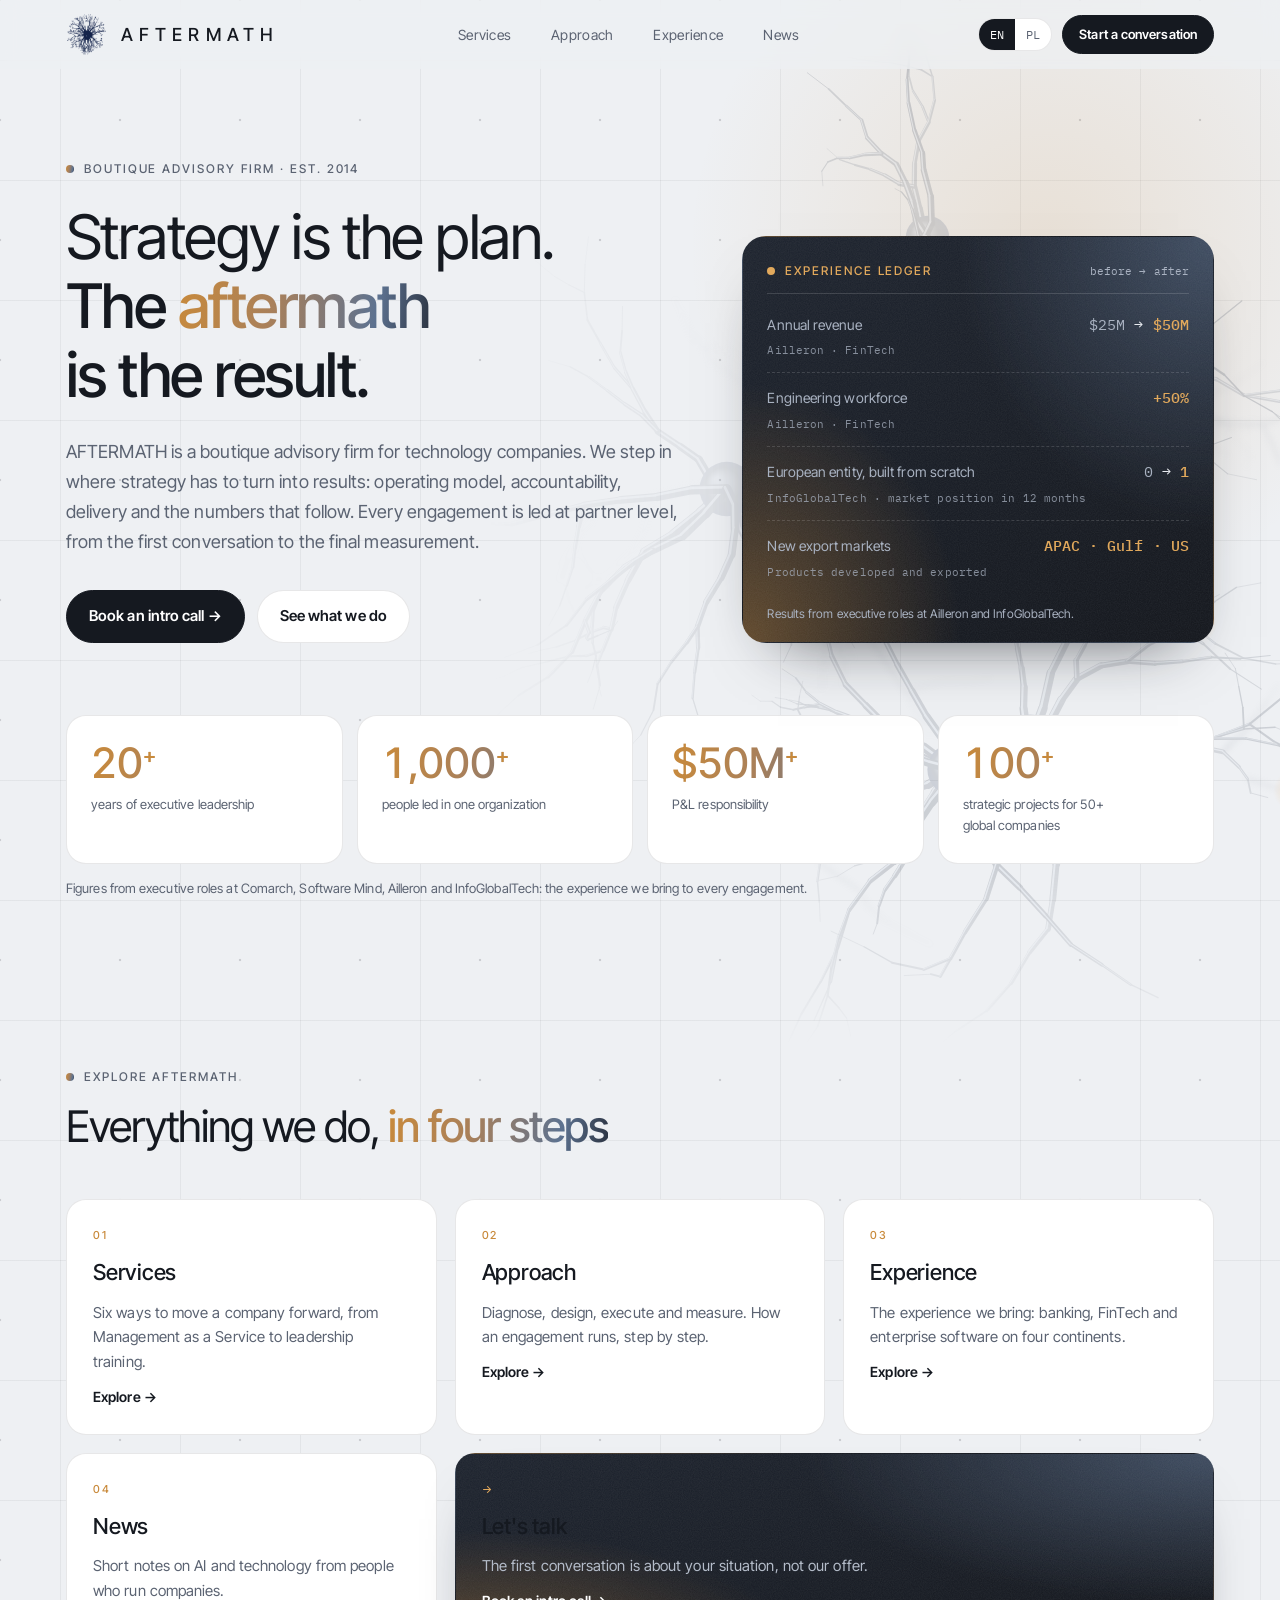
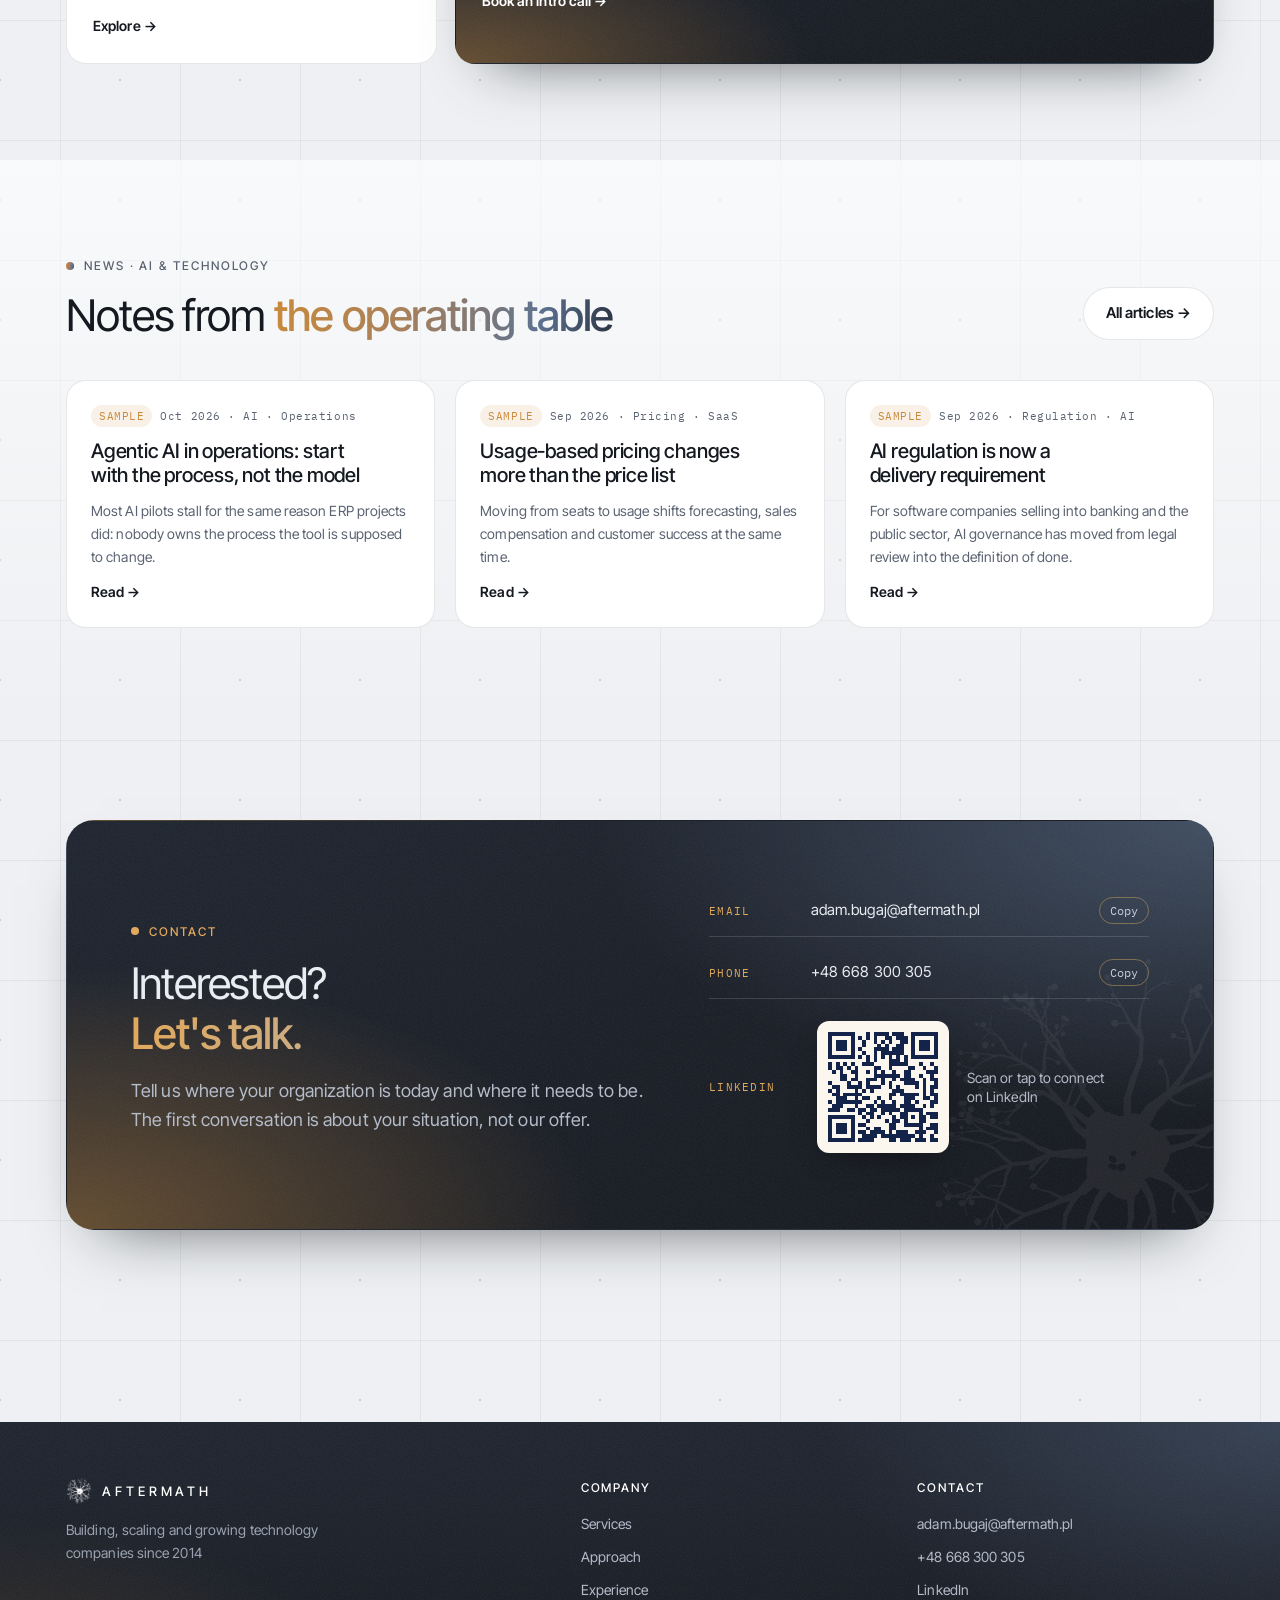
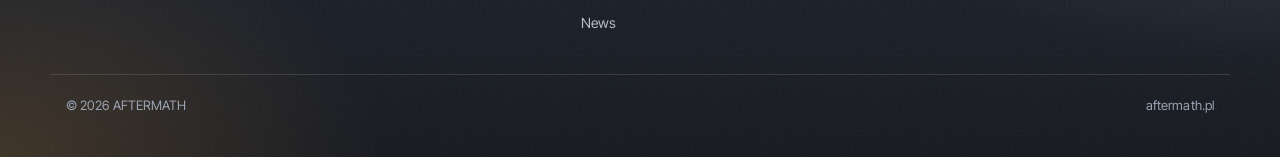
<file: public/index.html>
<!doctype html>
<html lang="en" data-theme="g">
<head>
<meta charset="utf-8">
<meta name="viewport" content="width=device-width,initial-scale=1,viewport-fit=cover">
<title>AFTERMATH · Building, scaling and growing technology companies</title>
<meta name="description" content="AFTERMATH builds, scales and grows technology companies. Management as a Service, IT and product consulting, negotiations and leadership training.">
<link rel="canonical" href="https://aftermath.pl/">
<meta name="theme-color" content="#EEF0F3">
<link rel="icon" href="favicon-aftermath.png?v=3" type="image/png" sizes="64x64">
<link rel="apple-touch-icon" href="apple-touch-icon-light.png?v=3">
<meta property="og:type" content="website">
<meta property="og:url" content="https://aftermath.pl/">
<meta property="og:title" content="AFTERMATH · Building, scaling and growing technology companies">
<meta property="og:description" content="AFTERMATH builds, scales and grows technology companies. Management as a Service, IT and product consulting, negotiations and leadership training.">
<meta property="og:image" content="https://aftermath.pl/og-image.jpg">
<meta property="og:image:width" content="1200"><meta property="og:image:height" content="630">
<meta name="twitter:card" content="summary_large_image">
<link rel="preconnect" href="https://fonts.googleapis.com">
<link rel="preconnect" href="https://fonts.gstatic.com" crossorigin>
<link rel="stylesheet" href="https://fonts.googleapis.com/css2?family=Inter+Tight:wght@400;500;600&family=IBM+Plex+Mono:wght@400;500&display=swap">
<script type="application/ld+json">{"@context":"https://schema.org","@type":"ProfessionalService","name":"AFTERMATH","url":"https://aftermath.pl/","foundingDate":"2014","description":"AFTERMATH builds, scales and grows technology companies. Management as a Service, IT and product consulting, negotiations and leadership training.","founder":{"@type":"Person","name":"Adam Bugaj","sameAs":"https://www.linkedin.com/in/adambugaj"},"areaServed":["Europe","Middle East","Asia-Pacific","North America"]}</script>
<link rel="stylesheet" href="assets/site.css?v=20261102">
</head>
<body data-base="">
<header class="nav">
  <div class="wrap">
    <a class="logo" href="./" aria-label="AFTERMATH home"><span class="orb" aria-hidden="true"><span class="orb-tilt"><span class="orb-in"><img src="img/znak-granat-256.png" alt="" width="34" height="34"><img src="img/znak-granat-256.png" alt="" width="34" height="34"><img src="img/znak-granat-256.png" alt="" width="34" height="34"><img src="img/znak-granat-256.png" alt="" width="34" height="34"></span></span></span>AFTERMATH</a>
    <nav class="links" aria-label="Main">
      <a href="services/" data-i18n="nav.services">Services</a>
      <a href="approach/" data-i18n="nav.approach">Approach</a>
      <a href="track-record/" data-i18n="nav.record">Experience</a>
      <a href="news/" data-i18n="nav.news">News</a>
      <a class="m-only" href="contact/" data-i18n="nav.contact">Contact</a>
    </nav>
    <div class="tools">
      <div class="lang" role="group" aria-label="Language">
        <button type="button" data-lang="en" aria-pressed="true">EN</button>
        <button type="button" data-lang="pl" aria-pressed="false">PL</button>
      </div>
      <a class="btn solid sm" href="contact/" data-i18n="nav.cta">Start a conversation</a>
      <button class="menu-btn" type="button" aria-expanded="false" data-i18n="nav.menu">Menu</button>
    </div>
  </div>
</header>
<main>
  <section class="hero" id="top">
    <div class="wrap">
      <div class="hero-grid">
        <div>
          <p class="eyebrow" data-i18n="hero.eyebrow">Boutique advisory firm · est. 2014</p>
          <h1 data-i18n="hero.h1">Strategy is the plan.<b>The <em>aftermath</em> is the result.</b></h1>
          <p class="lede" data-i18n="hero.lede">AFTERMATH is a boutique advisory firm for technology companies. We step in where strategy has to turn into results: operating model, accountability, delivery and the numbers that follow. Every engagement is led at partner level, from the first conversation to the final measurement.</p>
          <div class="cta-row">
            <a class="btn solid" href="contact/" data-i18n="hero.cta1">Book an intro call →</a>
            <a class="btn ghost" href="services/" data-i18n="hero.cta2">See what we do</a>
          </div>
        </div>
        <aside class="ledger" aria-label="Aftermath ledger">
          <div class="ledger-h"><span class="eyebrow" data-i18n="ledger.title">Experience ledger</span><span data-i18n="ledger.cols">before → after</span></div>
          <div class="row"><span class="k" data-i18n="ledger.r1">Annual revenue</span><span class="v"><s>$25M</s> → <b>$50M</b></span><span class="src">Ailleron · FinTech</span></div>
          <div class="row"><span class="k" data-i18n="ledger.r2">Engineering workforce</span><span class="v"><b>+50%</b></span><span class="src">Ailleron · FinTech</span></div>
          <div class="row"><span class="k" data-i18n="ledger.r3">European entity, built from scratch</span><span class="v"><s>0</s> → <b>1</b></span><span class="src" data-i18n="ledger.s3">InfoGlobalTech · market position in 12 months</span></div>
          <div class="row"><span class="k" data-i18n="ledger.r4">New export markets</span><span class="v"><b>APAC · Gulf · US</b></span><span class="src" data-i18n="ledger.s4">Products developed and exported</span></div>
          <p class="ledger-f" data-i18n="ledger.foot">Results from executive roles at Ailleron and InfoGlobalTech.</p>
        </aside>
      </div>
      <div class="stats">
        <div class="stat"><strong>20<sup>+</sup></strong><span data-i18n="stat.1">years of executive leadership</span></div>
        <div class="stat"><strong>1,000<sup>+</sup></strong><span data-i18n="stat.2">people led in one organization</span></div>
        <div class="stat"><strong>$50M<sup>+</sup></strong><span data-i18n="stat.3">P&amp;L responsibility</span></div>
        <div class="stat"><strong>100<sup>+</sup></strong><span data-i18n="stat.4">strategic projects for 50+ global companies</span></div>
      </div>
      <p class="stats-note" data-i18n="stat.note">Figures from executive roles at Comarch, Software Mind, Ailleron and InfoGlobalTech: the experience we bring to every engagement.</p>
    </div>
  </section>

  <section id="explore">
    <div class="wrap">
      <div class="sec-head">
        <p class="eyebrow" data-i18n="ex.eyebrow">Explore AFTERMATH</p>
        <h2 data-i18n="ex.h2">Everything we do, <b>in four steps</b></h2>
      </div>
      <div class="explore">
        <a class="tile" href="services/"><small>01</small><h3 data-i18n="ex.1.h">Services</h3><p data-i18n="ex.1.p">Six ways to move a company forward, from Management as a Service to leadership training.</p><span class="go" data-i18n="ex.go">Explore →</span></a>
        <a class="tile" href="approach/"><small>02</small><h3 data-i18n="ex.2.h">Approach</h3><p data-i18n="ex.2.p">Diagnose, design, execute and measure. How an engagement runs, step by step.</p><span class="go" data-i18n="ex.go">Explore →</span></a>
        <a class="tile" href="track-record/"><small>03</small><h3 data-i18n="ex.3.h">Experience</h3><p data-i18n="ex.3.p">The experience we bring: banking, FinTech and enterprise software on four continents.</p><span class="go" data-i18n="ex.go">Explore →</span></a>
        <a class="tile" href="news/"><small>04</small><h3 data-i18n="ex.5.h">News</h3><p data-i18n="ex.5.p">Short notes on AI and technology from people who run companies.</p><span class="go" data-i18n="ex.go">Explore →</span></a>
        <a class="tile dark" href="contact/"><small>→</small><h3 data-i18n="ex.6.h">Let's talk</h3><p data-i18n="ex.6.p">The first conversation is about your situation, not our offer.</p><span class="go" data-i18n="ex.go2">Book an intro call →</span></a>
      </div>
    </div>
  </section>

  <section id="news-teaser" class="alt">
    <div class="wrap">
      <div class="head-row">
        <div class="sec-head">
          <p class="eyebrow" data-i18n="news.eyebrow">News · AI &amp; technology</p>
          <h2 data-i18n="news.h2">Notes from <b>the operating table</b></h2>
        </div>
        <a class="btn ghost" href="news/" data-i18n="news.all">All articles →</a>
      </div>
      <div class="news-grid" id="news-cards"></div>
    </div>
  </section>

  <section id="contact">
    <div class="wrap">
      <div class="contact">
        <div>
          <p class="eyebrow" data-i18n="ct.eyebrow">Contact</p>
          <h2 data-i18n="ct.h2" style="margin-top:14px">Interested?<b>Let's talk.</b></h2>
          <p class="lede" data-i18n="ct.lede">Tell us where your organization is today and where it needs to be. The first conversation is about your situation, not our offer.</p>
        </div>
        <div class="cards">
          <div class="c-item"><span class="l" data-i18n="ct.mail">Email</span><span class="val" id="v-mail">adam.bugaj@aftermath.pl</span><button class="copy" type="button" data-copy="v-mail" data-i18n="ct.copy">Copy</button></div>
          <div class="c-item"><span class="l" data-i18n="ct.phone">Phone</span><span class="val" id="v-tel">+48 668 300 305</span><button class="copy" type="button" data-copy="v-tel" data-i18n="ct.copy">Copy</button></div>
          <div class="c-item c-qr"><span class="l">LinkedIn</span><a class="qr" href="https://www.linkedin.com/in/adambugaj" target="_blank" rel="noopener" aria-label="AFTERMATH on LinkedIn"><img src="img/qr-linkedin.svg" width="132" height="132" alt="QR code linking to linkedin.com/in/adambugaj"></a><span class="qr-cap" data-i18n="ct.qr">Scan or tap to connect on LinkedIn</span></div>
        </div>
      </div>
    </div>
  </section>
</main>
<footer>
  <div class="wrap f-grid">
    <div class="f-brand"><span class="f-logo"><img src="img/znak-granat-128.png" alt="" width="26" height="26">AFTERMATH</span><p data-i18n="ft.tag">Building, scaling and growing technology companies since 2014</p></div>
    <nav class="f-col" aria-label="Footer"><b data-i18n="ft.firm">Company</b><a href="services/" data-i18n="nav.services">Services</a><a href="approach/" data-i18n="nav.approach">Approach</a><a href="track-record/" data-i18n="nav.record">Experience</a><a href="news/" data-i18n="nav.news">News</a></nav>
    <div class="f-col"><b data-i18n="ft.contact">Contact</b><a href="mailto:adam.bugaj@aftermath.pl">adam.bugaj@aftermath.pl</a><a href="tel:+48668300305">+48 668 300 305</a><a href="https://www.linkedin.com/in/adambugaj" target="_blank" rel="noopener">LinkedIn</a></div>
  </div>
  <div class="wrap f-bottom"><span>© <span id="yr">2026</span> AFTERMATH</span><span>aftermath.pl</span></div>
</footer>
<div class="toast" id="toast" role="status" aria-live="polite"></div>
<script src="assets/neuron.js?v=20261102"></script>
<script src="assets/site.js?v=20261102"></script>
</body>
</html>
</file>
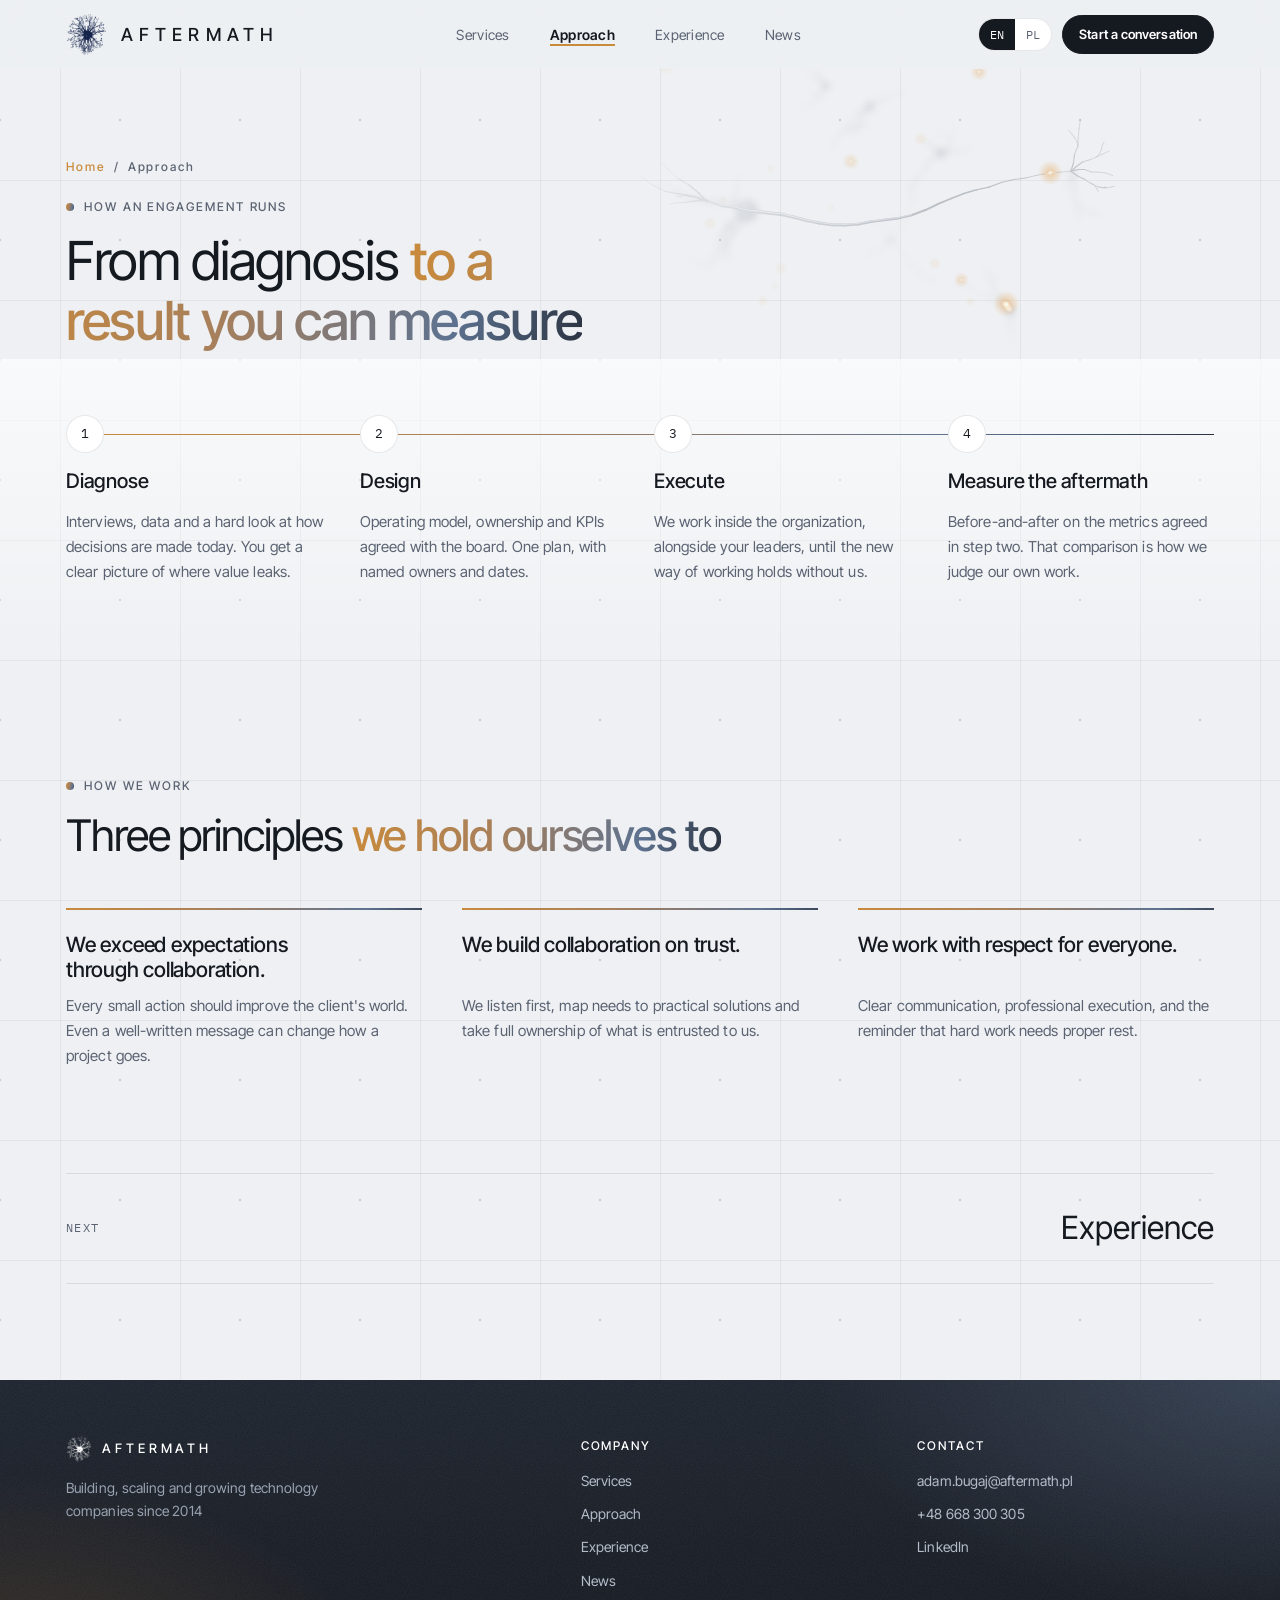
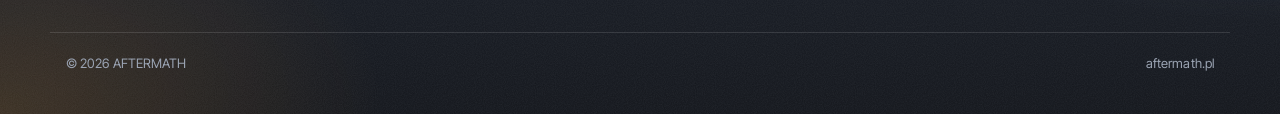
<file: public/approach/index.html>
<!doctype html>
<html lang="en" data-theme="g">
<head>
<meta charset="utf-8">
<meta name="viewport" content="width=device-width,initial-scale=1,viewport-fit=cover">
<title>Approach · AFTERMATH</title>
<meta name="description" content="How an AFTERMATH engagement runs: diagnose, design, execute and measure the aftermath.">
<link rel="canonical" href="https://aftermath.pl/approach/">
<meta name="theme-color" content="#EEF0F3">
<link rel="icon" href="../favicon-aftermath.png?v=3" type="image/png" sizes="64x64">
<link rel="apple-touch-icon" href="../apple-touch-icon-light.png?v=3">
<meta property="og:type" content="website">
<meta property="og:url" content="https://aftermath.pl/approach/">
<meta property="og:title" content="Approach · AFTERMATH">
<meta property="og:description" content="How an AFTERMATH engagement runs: diagnose, design, execute and measure the aftermath.">
<meta property="og:image" content="https://aftermath.pl/og-image.jpg">
<meta property="og:image:width" content="1200"><meta property="og:image:height" content="630">
<meta name="twitter:card" content="summary_large_image">
<link rel="preconnect" href="https://fonts.googleapis.com">
<link rel="preconnect" href="https://fonts.gstatic.com" crossorigin>
<link rel="stylesheet" href="https://fonts.googleapis.com/css2?family=Inter+Tight:wght@400;500;600&family=IBM+Plex+Mono:wght@400;500&display=swap">
<script type="application/ld+json">{"@context":"https://schema.org","@type":"ProfessionalService","name":"AFTERMATH","url":"https://aftermath.pl/","foundingDate":"2014","description":"AFTERMATH builds, scales and grows technology companies. Management as a Service, IT and product consulting, negotiations and leadership training.","founder":{"@type":"Person","name":"Adam Bugaj","sameAs":"https://www.linkedin.com/in/adambugaj"},"areaServed":["Europe","Middle East","Asia-Pacific","North America"]}</script>
<link rel="stylesheet" href="../assets/site.css?v=20261102">
</head>
<body data-base="../">
<header class="nav">
  <div class="wrap">
    <a class="logo" href="../" aria-label="AFTERMATH home"><span class="orb" aria-hidden="true"><span class="orb-tilt"><span class="orb-in"><img src="../img/znak-granat-256.png" alt="" width="34" height="34"><img src="../img/znak-granat-256.png" alt="" width="34" height="34"><img src="../img/znak-granat-256.png" alt="" width="34" height="34"><img src="../img/znak-granat-256.png" alt="" width="34" height="34"></span></span></span>AFTERMATH</a>
    <nav class="links" aria-label="Main">
      <a href="../services/" data-i18n="nav.services">Services</a>
      <a href="../approach/" data-i18n="nav.approach" class="on" aria-current="page">Approach</a>
      <a href="../track-record/" data-i18n="nav.record">Experience</a>
      <a href="../news/" data-i18n="nav.news">News</a>
      <a class="m-only" href="../contact/" data-i18n="nav.contact">Contact</a>
    </nav>
    <div class="tools">
      <div class="lang" role="group" aria-label="Language">
        <button type="button" data-lang="en" aria-pressed="true">EN</button>
        <button type="button" data-lang="pl" aria-pressed="false">PL</button>
      </div>
      <a class="btn solid sm" href="../contact/" data-i18n="nav.cta">Start a conversation</a>
      <button class="menu-btn" type="button" aria-expanded="false" data-i18n="nav.menu">Menu</button>
    </div>
  </div>
</header>
<main>
  <section class="page-head">
    <div class="wrap">
      <div class="sec-head">
        <p class="crumbs"><a href="../" data-i18n="crumb.home">Home</a><span>/</span><span data-i18n="nav.approach">Approach</span></p>
        <p class="eyebrow" data-i18n="app.eyebrow">How an engagement runs</p>
        <h1 data-i18n="app.h2">From diagnosis <b>to a result you can measure</b></h1>
      </div>
    </div>
  </section>
  <div class="page-body"><section id="approach" class="alt">
    <div class="wrap">
            <div class="steps">
        <div class="step"><span class="n">1</span><h3 data-i18n="app.1.h">Diagnose</h3><p data-i18n="app.1.p">Interviews, data and a hard look at how decisions are made today. You get a clear picture of where value leaks.</p></div>
        <div class="step"><span class="n">2</span><h3 data-i18n="app.2.h">Design</h3><p data-i18n="app.2.p">Operating model, ownership and KPIs agreed with the board. One plan, with named owners and dates.</p></div>
        <div class="step"><span class="n">3</span><h3 data-i18n="app.3.h">Execute</h3><p data-i18n="app.3.p">We work inside the organization, alongside your leaders, until the new way of working holds without us.</p></div>
        <div class="step"><span class="n">4</span><h3 data-i18n="app.4.h">Measure the aftermath</h3><p data-i18n="app.4.p">Before-and-after on the metrics agreed in step two. That comparison is how we judge our own work.</p></div>
      </div>
    </div>
  </section>
  <section id="principles">
    <div class="wrap">
      <div class="sec-head">
        <p class="eyebrow" data-i18n="pr.eyebrow">How we work</p>
        <h2 data-i18n="pr.h2">Three principles <b>we hold ourselves to</b></h2>
      </div>
      <div class="princ">
        <div><h3 data-i18n="pr.1.h">We exceed expectations through collaboration.</h3><p data-i18n="pr.1.p">Every small action should improve the client's world. Even a well-written message can change how a project goes.</p></div>
        <div><h3 data-i18n="pr.2.h">We build collaboration on trust.</h3><p data-i18n="pr.2.p">We listen first, map needs to practical solutions and take full ownership of what is entrusted to us.</p></div>
        <div><h3 data-i18n="pr.3.h">We work with respect for everyone.</h3><p data-i18n="pr.3.p">Clear communication, professional execution, and the reminder that hard work needs proper rest.</p></div>
      </div>
    </div>
  </section></div>
  <div class="wrap"><div class="next"><span data-i18n="next.l">Next</span><a href="../track-record/" data-i18n="nav.record">Experience</a></div></div>
</main>
<footer>
  <div class="wrap f-grid">
    <div class="f-brand"><span class="f-logo"><img src="../img/znak-granat-128.png" alt="" width="26" height="26">AFTERMATH</span><p data-i18n="ft.tag">Building, scaling and growing technology companies since 2014</p></div>
    <nav class="f-col" aria-label="Footer"><b data-i18n="ft.firm">Company</b><a href="../services/" data-i18n="nav.services">Services</a><a href="../approach/" data-i18n="nav.approach">Approach</a><a href="../track-record/" data-i18n="nav.record">Experience</a><a href="../news/" data-i18n="nav.news">News</a></nav>
    <div class="f-col"><b data-i18n="ft.contact">Contact</b><a href="mailto:adam.bugaj@aftermath.pl">adam.bugaj@aftermath.pl</a><a href="tel:+48668300305">+48 668 300 305</a><a href="https://www.linkedin.com/in/adambugaj" target="_blank" rel="noopener">LinkedIn</a></div>
  </div>
  <div class="wrap f-bottom"><span>© <span id="yr">2026</span> AFTERMATH</span><span>aftermath.pl</span></div>
</footer>
<div class="toast" id="toast" role="status" aria-live="polite"></div>
<script src="../assets/neuron.js?v=20261102"></script>
<script src="../assets/site.js?v=20261102"></script>
</body>
</html>
</file>
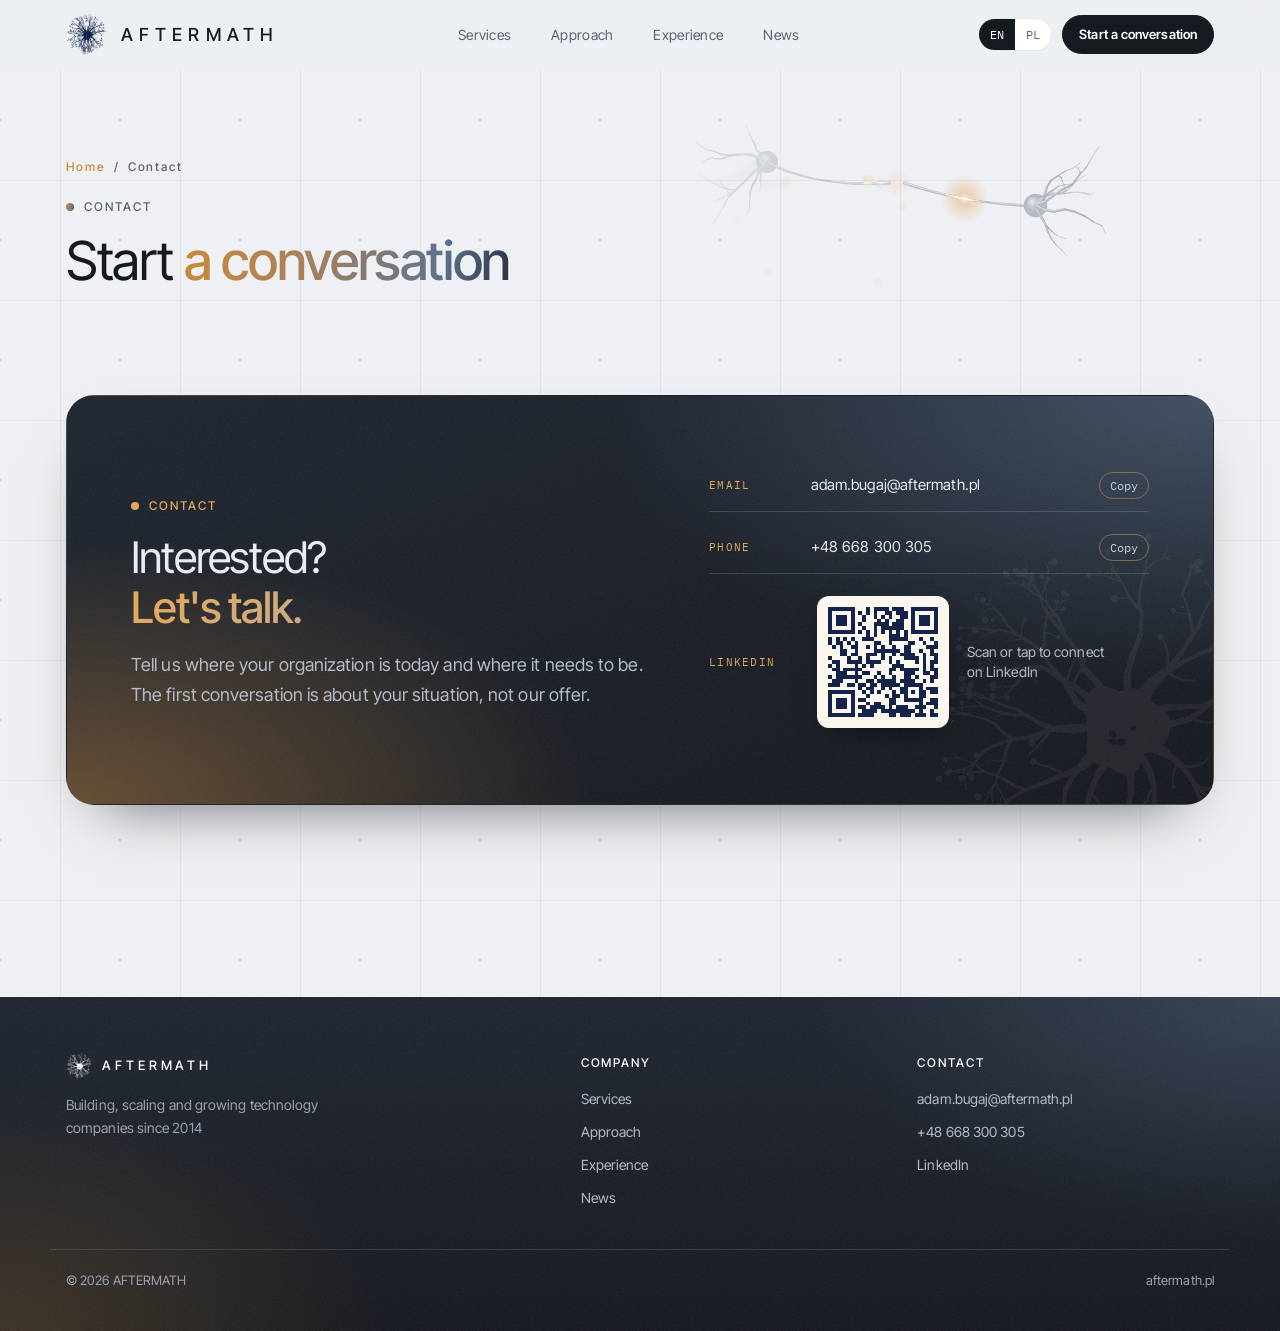
<file: public/contact/index.html>
<!doctype html>
<html lang="en" data-theme="g">
<head>
<meta charset="utf-8">
<meta name="viewport" content="width=device-width,initial-scale=1,viewport-fit=cover">
<title>Contact · AFTERMATH</title>
<meta name="description" content="Start a conversation with AFTERMATH.">
<link rel="canonical" href="https://aftermath.pl/contact/">
<meta name="theme-color" content="#EEF0F3">
<link rel="icon" href="../favicon-aftermath.png?v=3" type="image/png" sizes="64x64">
<link rel="apple-touch-icon" href="../apple-touch-icon-light.png?v=3">
<meta property="og:type" content="website">
<meta property="og:url" content="https://aftermath.pl/contact/">
<meta property="og:title" content="Contact · AFTERMATH">
<meta property="og:description" content="Start a conversation with AFTERMATH.">
<meta property="og:image" content="https://aftermath.pl/og-image.jpg">
<meta property="og:image:width" content="1200"><meta property="og:image:height" content="630">
<meta name="twitter:card" content="summary_large_image">
<link rel="preconnect" href="https://fonts.googleapis.com">
<link rel="preconnect" href="https://fonts.gstatic.com" crossorigin>
<link rel="stylesheet" href="https://fonts.googleapis.com/css2?family=Inter+Tight:wght@400;500;600&family=IBM+Plex+Mono:wght@400;500&display=swap">
<script type="application/ld+json">{"@context":"https://schema.org","@type":"ProfessionalService","name":"AFTERMATH","url":"https://aftermath.pl/","foundingDate":"2014","description":"AFTERMATH builds, scales and grows technology companies. Management as a Service, IT and product consulting, negotiations and leadership training.","founder":{"@type":"Person","name":"Adam Bugaj","sameAs":"https://www.linkedin.com/in/adambugaj"},"areaServed":["Europe","Middle East","Asia-Pacific","North America"]}</script>
<link rel="stylesheet" href="../assets/site.css?v=20261102">
</head>
<body data-base="../">
<header class="nav">
  <div class="wrap">
    <a class="logo" href="../" aria-label="AFTERMATH home"><span class="orb" aria-hidden="true"><span class="orb-tilt"><span class="orb-in"><img src="../img/znak-granat-256.png" alt="" width="34" height="34"><img src="../img/znak-granat-256.png" alt="" width="34" height="34"><img src="../img/znak-granat-256.png" alt="" width="34" height="34"><img src="../img/znak-granat-256.png" alt="" width="34" height="34"></span></span></span>AFTERMATH</a>
    <nav class="links" aria-label="Main">
      <a href="../services/" data-i18n="nav.services">Services</a>
      <a href="../approach/" data-i18n="nav.approach">Approach</a>
      <a href="../track-record/" data-i18n="nav.record">Experience</a>
      <a href="../news/" data-i18n="nav.news">News</a>
      <a class="m-only on" href="../contact/" data-i18n="nav.contact">Contact</a>
    </nav>
    <div class="tools">
      <div class="lang" role="group" aria-label="Language">
        <button type="button" data-lang="en" aria-pressed="true">EN</button>
        <button type="button" data-lang="pl" aria-pressed="false">PL</button>
      </div>
      <a class="btn solid sm" href="../contact/" data-i18n="nav.cta">Start a conversation</a>
      <button class="menu-btn" type="button" aria-expanded="false" data-i18n="nav.menu">Menu</button>
    </div>
  </div>
</header>
<main>
  <section class="page-head">
    <div class="wrap">
      <div class="sec-head">
        <p class="crumbs"><a href="../" data-i18n="crumb.home">Home</a><span>/</span><span data-i18n="nav.contact">Contact</span></p>
        <p class="eyebrow" data-i18n="ph.contact">Contact</p>
        <h1 data-i18n="ph.contact.h">Start <b>a conversation</b></h1>
      </div>
    </div>
  </section>
  <section id="contact">
    <div class="wrap">
      <div class="contact">
        <div>
          <p class="eyebrow" data-i18n="ct.eyebrow">Contact</p>
          <h2 data-i18n="ct.h2" style="margin-top:14px">Interested?<b>Let's talk.</b></h2>
          <p class="lede" data-i18n="ct.lede">Tell us where your organization is today and where it needs to be. The first conversation is about your situation, not our offer.</p>
        </div>
        <div class="cards">
          <div class="c-item"><span class="l" data-i18n="ct.mail">Email</span><span class="val" id="v-mail">adam.bugaj@aftermath.pl</span><button class="copy" type="button" data-copy="v-mail" data-i18n="ct.copy">Copy</button></div>
          <div class="c-item"><span class="l" data-i18n="ct.phone">Phone</span><span class="val" id="v-tel">+48 668 300 305</span><button class="copy" type="button" data-copy="v-tel" data-i18n="ct.copy">Copy</button></div>
          <div class="c-item c-qr"><span class="l">LinkedIn</span><a class="qr" href="https://www.linkedin.com/in/adambugaj" target="_blank" rel="noopener" aria-label="AFTERMATH on LinkedIn"><img src="../img/qr-linkedin.svg" width="132" height="132" alt="QR code linking to linkedin.com/in/adambugaj"></a><span class="qr-cap" data-i18n="ct.qr">Scan or tap to connect on LinkedIn</span></div>
        </div>
      </div>
    </div>
  </section>
</main>
<footer>
  <div class="wrap f-grid">
    <div class="f-brand"><span class="f-logo"><img src="../img/znak-granat-128.png" alt="" width="26" height="26">AFTERMATH</span><p data-i18n="ft.tag">Building, scaling and growing technology companies since 2014</p></div>
    <nav class="f-col" aria-label="Footer"><b data-i18n="ft.firm">Company</b><a href="../services/" data-i18n="nav.services">Services</a><a href="../approach/" data-i18n="nav.approach">Approach</a><a href="../track-record/" data-i18n="nav.record">Experience</a><a href="../news/" data-i18n="nav.news">News</a></nav>
    <div class="f-col"><b data-i18n="ft.contact">Contact</b><a href="mailto:adam.bugaj@aftermath.pl">adam.bugaj@aftermath.pl</a><a href="tel:+48668300305">+48 668 300 305</a><a href="https://www.linkedin.com/in/adambugaj" target="_blank" rel="noopener">LinkedIn</a></div>
  </div>
  <div class="wrap f-bottom"><span>© <span id="yr">2026</span> AFTERMATH</span><span>aftermath.pl</span></div>
</footer>
<div class="toast" id="toast" role="status" aria-live="polite"></div>
<script src="../assets/neuron.js?v=20261102"></script>
<script src="../assets/site.js?v=20261102"></script>
</body>
</html>
</file>
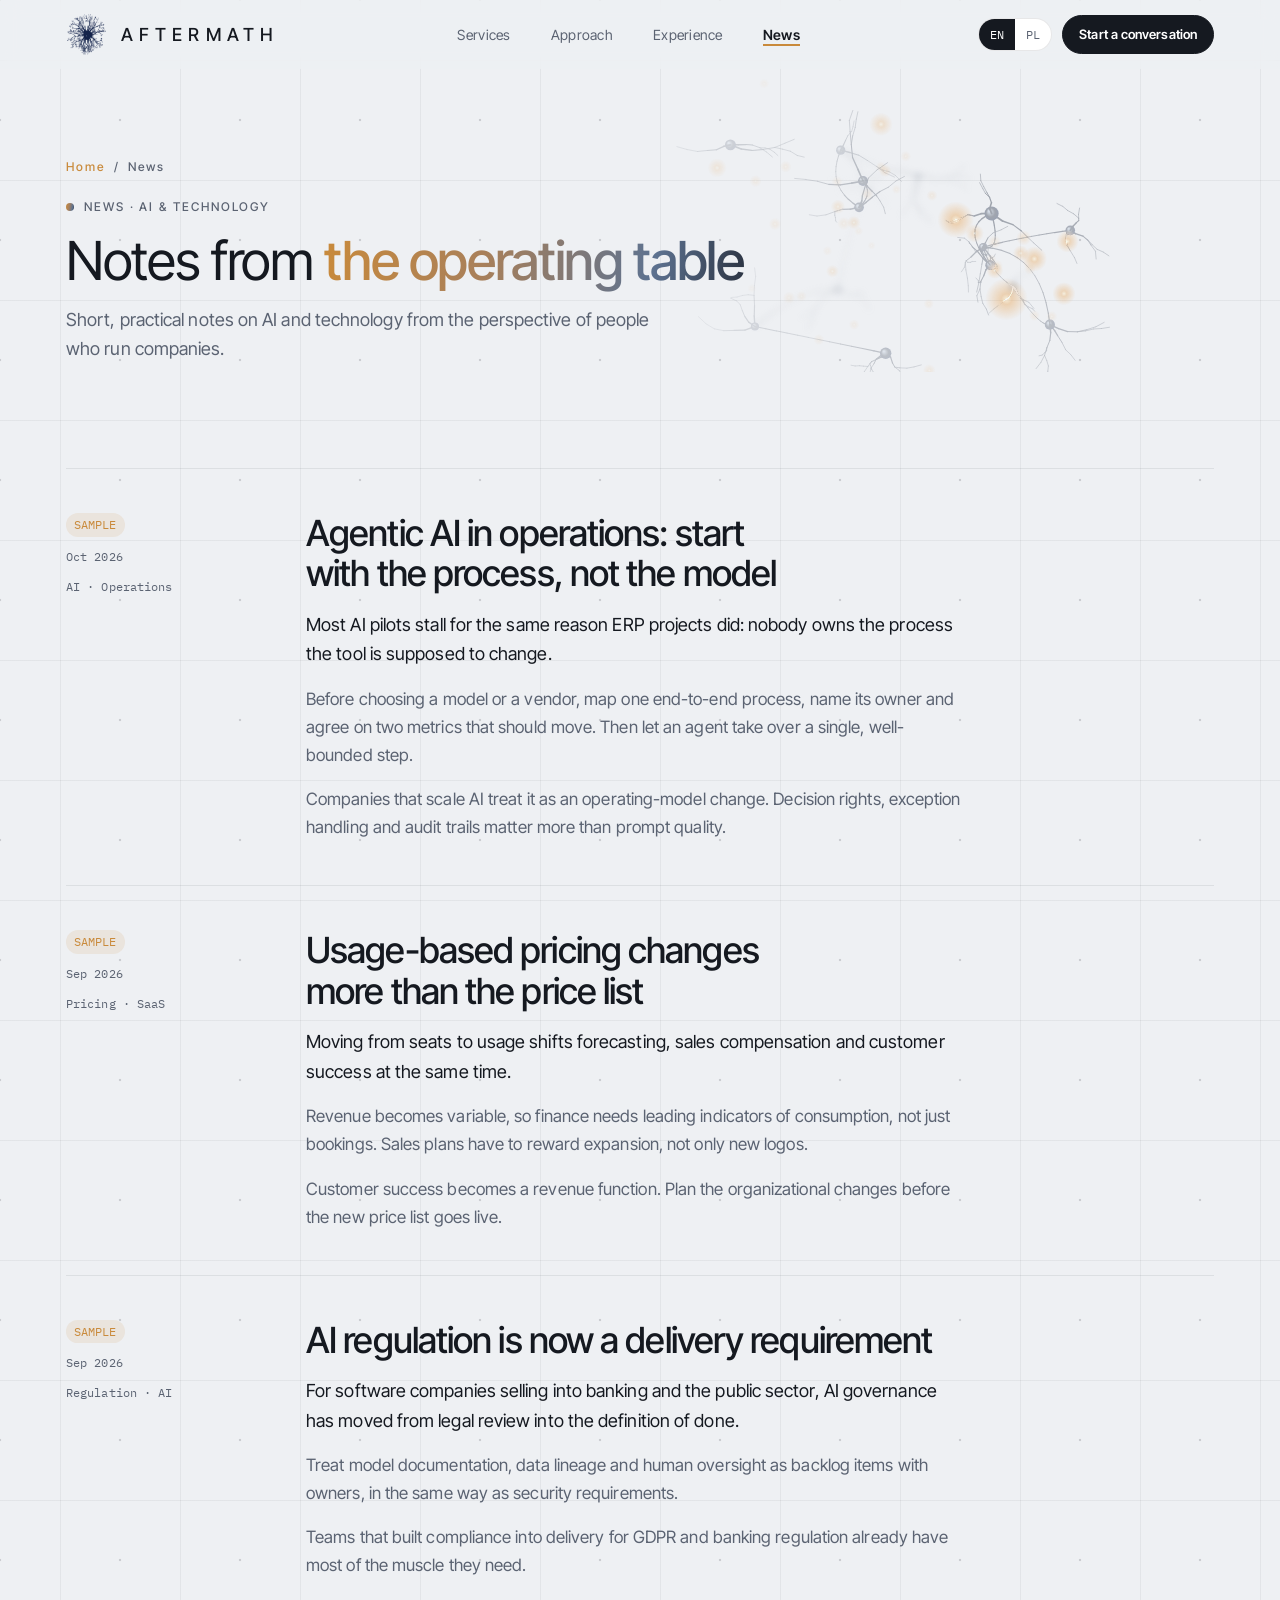
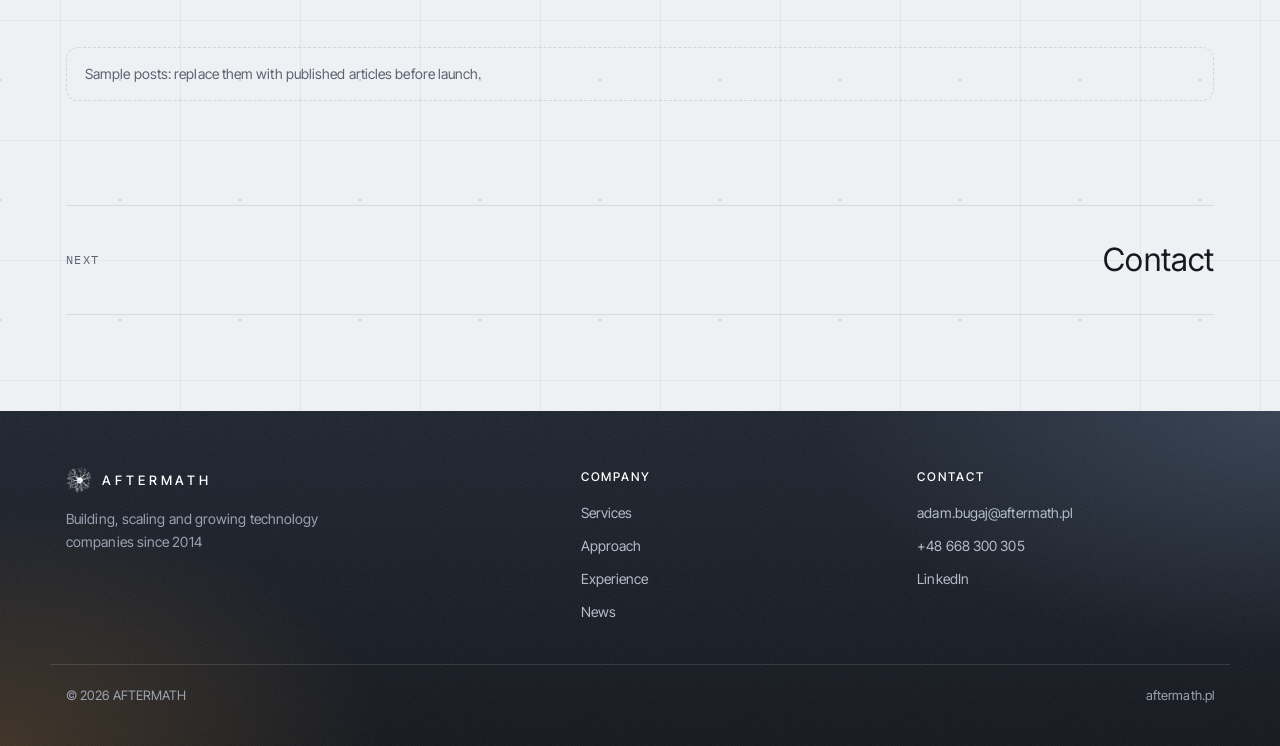
<file: public/news/index.html>
<!doctype html>
<html lang="en" data-theme="g">
<head>
<meta charset="utf-8">
<meta name="viewport" content="width=device-width,initial-scale=1,viewport-fit=cover">
<title>News · AFTERMATH</title>
<meta name="description" content="Short, practical notes on AI and technology from the perspective of people who run companies.">
<link rel="canonical" href="https://aftermath.pl/news/">
<meta name="theme-color" content="#EEF0F3">
<link rel="icon" href="../favicon-aftermath.png?v=3" type="image/png" sizes="64x64">
<link rel="apple-touch-icon" href="../apple-touch-icon-light.png?v=3">
<meta property="og:type" content="website">
<meta property="og:url" content="https://aftermath.pl/news/">
<meta property="og:title" content="News · AFTERMATH">
<meta property="og:description" content="Short, practical notes on AI and technology from the perspective of people who run companies.">
<meta property="og:image" content="https://aftermath.pl/og-image.jpg">
<meta property="og:image:width" content="1200"><meta property="og:image:height" content="630">
<meta name="twitter:card" content="summary_large_image">
<link rel="preconnect" href="https://fonts.googleapis.com">
<link rel="preconnect" href="https://fonts.gstatic.com" crossorigin>
<link rel="stylesheet" href="https://fonts.googleapis.com/css2?family=Inter+Tight:wght@400;500;600&family=IBM+Plex+Mono:wght@400;500&display=swap">
<script type="application/ld+json">{"@context":"https://schema.org","@type":"ProfessionalService","name":"AFTERMATH","url":"https://aftermath.pl/","foundingDate":"2014","description":"AFTERMATH builds, scales and grows technology companies. Management as a Service, IT and product consulting, negotiations and leadership training.","founder":{"@type":"Person","name":"Adam Bugaj","sameAs":"https://www.linkedin.com/in/adambugaj"},"areaServed":["Europe","Middle East","Asia-Pacific","North America"]}</script>
<link rel="stylesheet" href="../assets/site.css?v=20261102">
</head>
<body data-base="../">
<header class="nav">
  <div class="wrap">
    <a class="logo" href="../" aria-label="AFTERMATH home"><span class="orb" aria-hidden="true"><span class="orb-tilt"><span class="orb-in"><img src="../img/znak-granat-256.png" alt="" width="34" height="34"><img src="../img/znak-granat-256.png" alt="" width="34" height="34"><img src="../img/znak-granat-256.png" alt="" width="34" height="34"><img src="../img/znak-granat-256.png" alt="" width="34" height="34"></span></span></span>AFTERMATH</a>
    <nav class="links" aria-label="Main">
      <a href="../services/" data-i18n="nav.services">Services</a>
      <a href="../approach/" data-i18n="nav.approach">Approach</a>
      <a href="../track-record/" data-i18n="nav.record">Experience</a>
      <a href="../news/" data-i18n="nav.news" class="on" aria-current="page">News</a>
      <a class="m-only" href="../contact/" data-i18n="nav.contact">Contact</a>
    </nav>
    <div class="tools">
      <div class="lang" role="group" aria-label="Language">
        <button type="button" data-lang="en" aria-pressed="true">EN</button>
        <button type="button" data-lang="pl" aria-pressed="false">PL</button>
      </div>
      <a class="btn solid sm" href="../contact/" data-i18n="nav.cta">Start a conversation</a>
      <button class="menu-btn" type="button" aria-expanded="false" data-i18n="nav.menu">Menu</button>
    </div>
  </div>
</header>
<main>
  <section class="page-head">
    <div class="wrap">
      <div class="sec-head">
        <p class="crumbs"><a href="../" data-i18n="crumb.home">Home</a><span>/</span><span data-i18n="nav.news">News</span></p>
        <p class="eyebrow" data-i18n="news.eyebrow">News · AI &amp; technology</p>
        <h1 data-i18n="news.h2">Notes from <b>the operating table</b></h1>
      <p class="lede" data-i18n="nv.lede">Short, practical notes on AI and technology from the perspective of people who run companies.</p>
      </div>
    </div>
  </section>
  <section>
    <div class="wrap">
      <div id="news-list"></div>
      <p class="note" data-i18n="nv.note">Sample posts: replace them with published articles before launch.</p>
    </div>
  </section>
  <div class="wrap"><div class="next"><span data-i18n="next.l">Next</span><a href="../contact/" data-i18n="nav.contact">Contact →</a></div></div>
</main>
<footer>
  <div class="wrap f-grid">
    <div class="f-brand"><span class="f-logo"><img src="../img/znak-granat-128.png" alt="" width="26" height="26">AFTERMATH</span><p data-i18n="ft.tag">Building, scaling and growing technology companies since 2014</p></div>
    <nav class="f-col" aria-label="Footer"><b data-i18n="ft.firm">Company</b><a href="../services/" data-i18n="nav.services">Services</a><a href="../approach/" data-i18n="nav.approach">Approach</a><a href="../track-record/" data-i18n="nav.record">Experience</a><a href="../news/" data-i18n="nav.news">News</a></nav>
    <div class="f-col"><b data-i18n="ft.contact">Contact</b><a href="mailto:adam.bugaj@aftermath.pl">adam.bugaj@aftermath.pl</a><a href="tel:+48668300305">+48 668 300 305</a><a href="https://www.linkedin.com/in/adambugaj" target="_blank" rel="noopener">LinkedIn</a></div>
  </div>
  <div class="wrap f-bottom"><span>© <span id="yr">2026</span> AFTERMATH</span><span>aftermath.pl</span></div>
</footer>
<div class="toast" id="toast" role="status" aria-live="polite"></div>
<script src="../assets/neuron.js?v=20261102"></script>
<script src="../assets/site.js?v=20261102"></script>
</body>
</html>
</file>
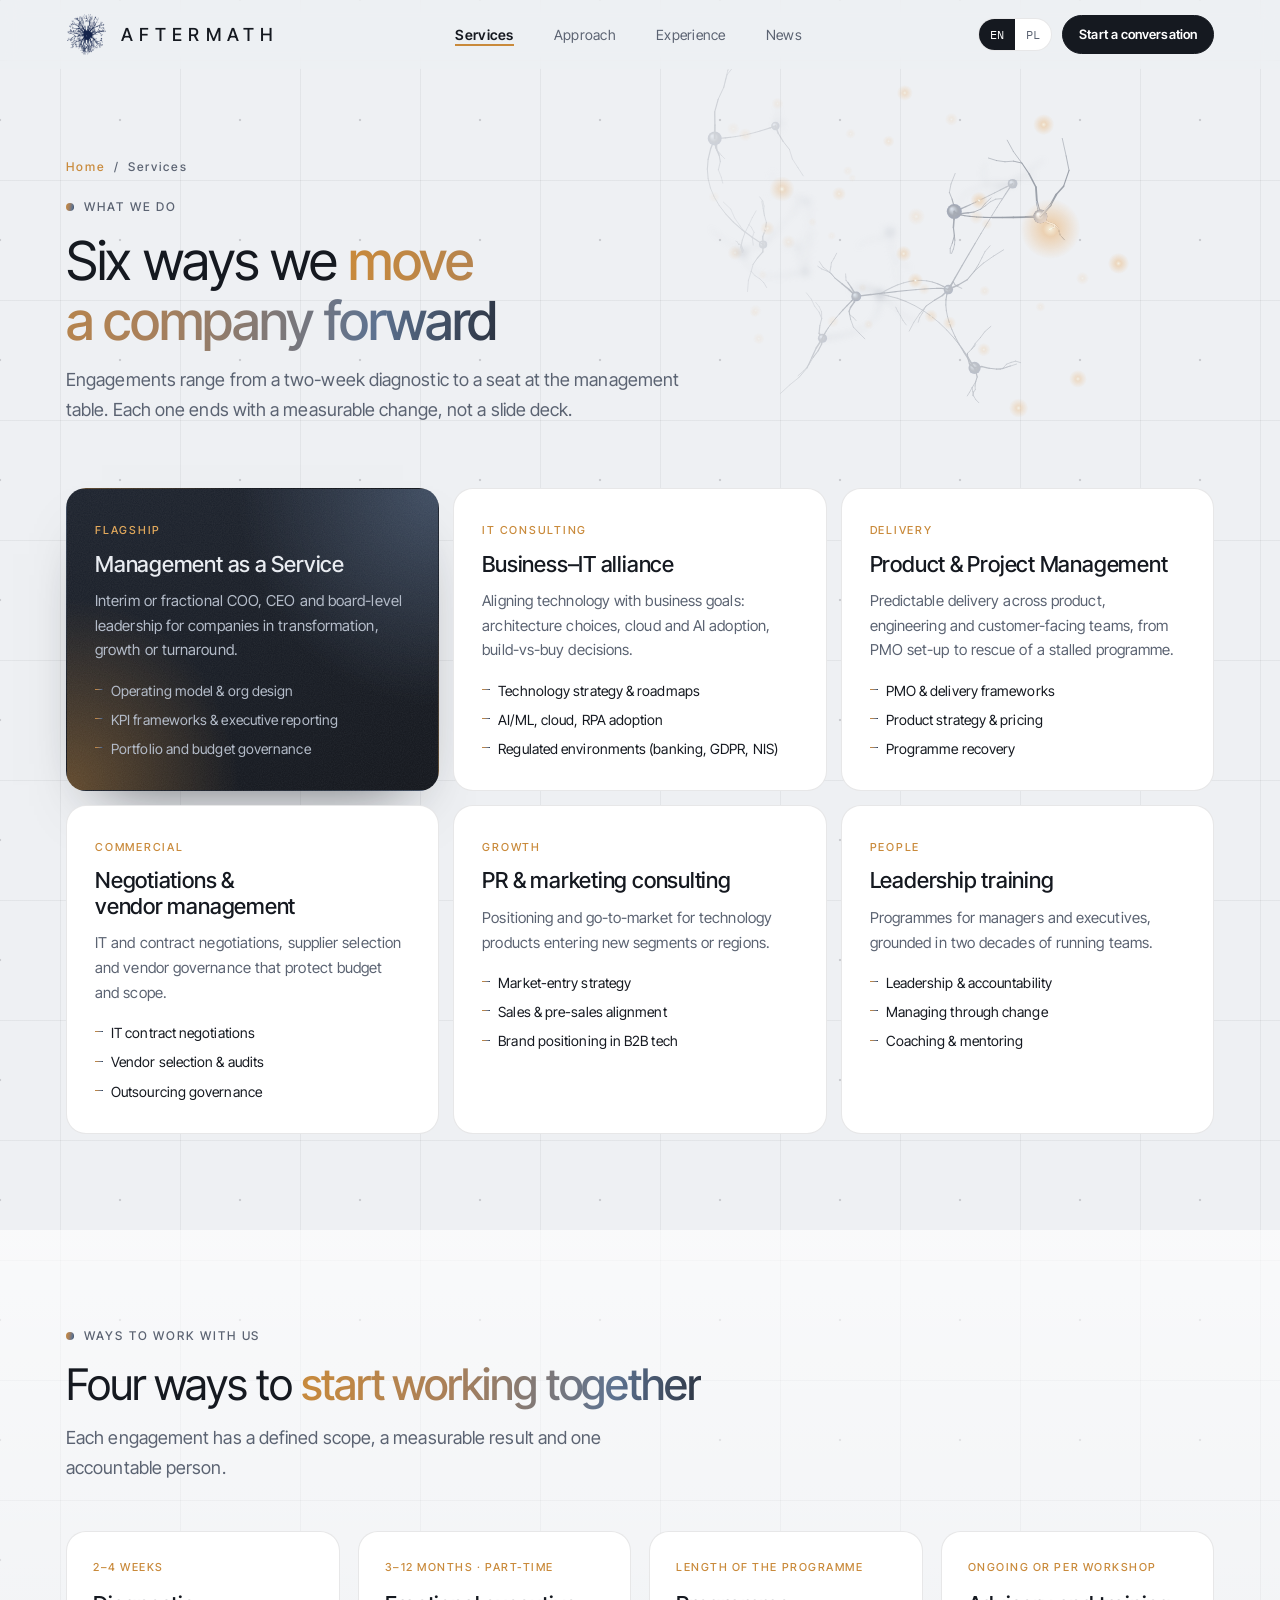
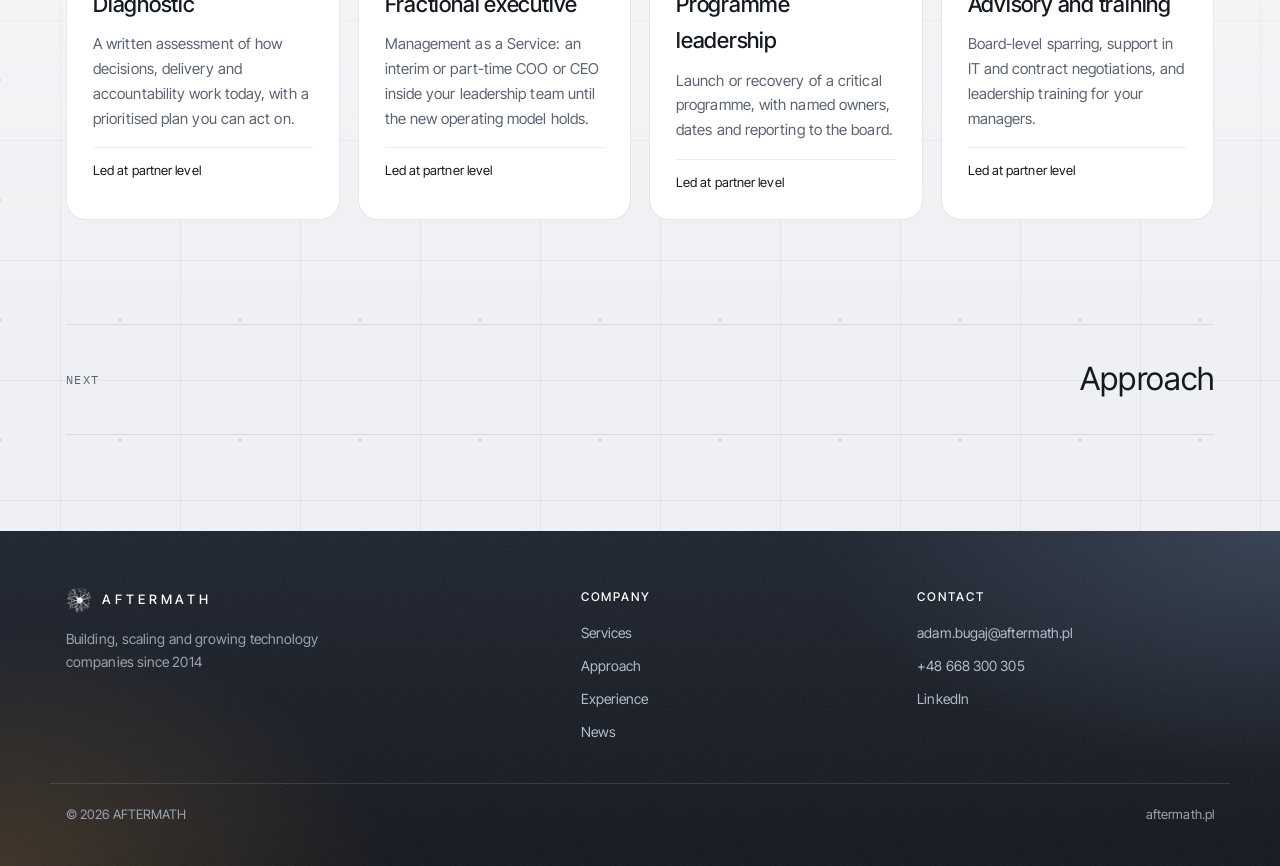
<file: public/services/index.html>
<!doctype html>
<html lang="en" data-theme="g">
<head>
<meta charset="utf-8">
<meta name="viewport" content="width=device-width,initial-scale=1,viewport-fit=cover">
<title>Services · AFTERMATH</title>
<meta name="description" content="Management as a Service, business–IT alliance, product and project management, negotiations, PR and leadership training.">
<link rel="canonical" href="https://aftermath.pl/services/">
<meta name="theme-color" content="#EEF0F3">
<link rel="icon" href="../favicon-aftermath.png?v=3" type="image/png" sizes="64x64">
<link rel="apple-touch-icon" href="../apple-touch-icon-light.png?v=3">
<meta property="og:type" content="website">
<meta property="og:url" content="https://aftermath.pl/services/">
<meta property="og:title" content="Services · AFTERMATH">
<meta property="og:description" content="Management as a Service, business–IT alliance, product and project management, negotiations, PR and leadership training.">
<meta property="og:image" content="https://aftermath.pl/og-image.jpg">
<meta property="og:image:width" content="1200"><meta property="og:image:height" content="630">
<meta name="twitter:card" content="summary_large_image">
<link rel="preconnect" href="https://fonts.googleapis.com">
<link rel="preconnect" href="https://fonts.gstatic.com" crossorigin>
<link rel="stylesheet" href="https://fonts.googleapis.com/css2?family=Inter+Tight:wght@400;500;600&family=IBM+Plex+Mono:wght@400;500&display=swap">
<script type="application/ld+json">{"@context":"https://schema.org","@type":"ProfessionalService","name":"AFTERMATH","url":"https://aftermath.pl/","foundingDate":"2014","description":"AFTERMATH builds, scales and grows technology companies. Management as a Service, IT and product consulting, negotiations and leadership training.","founder":{"@type":"Person","name":"Adam Bugaj","sameAs":"https://www.linkedin.com/in/adambugaj"},"areaServed":["Europe","Middle East","Asia-Pacific","North America"]}</script>
<link rel="stylesheet" href="../assets/site.css?v=20261102">
</head>
<body data-base="../">
<header class="nav">
  <div class="wrap">
    <a class="logo" href="../" aria-label="AFTERMATH home"><span class="orb" aria-hidden="true"><span class="orb-tilt"><span class="orb-in"><img src="../img/znak-granat-256.png" alt="" width="34" height="34"><img src="../img/znak-granat-256.png" alt="" width="34" height="34"><img src="../img/znak-granat-256.png" alt="" width="34" height="34"><img src="../img/znak-granat-256.png" alt="" width="34" height="34"></span></span></span>AFTERMATH</a>
    <nav class="links" aria-label="Main">
      <a href="../services/" data-i18n="nav.services" class="on" aria-current="page">Services</a>
      <a href="../approach/" data-i18n="nav.approach">Approach</a>
      <a href="../track-record/" data-i18n="nav.record">Experience</a>
      <a href="../news/" data-i18n="nav.news">News</a>
      <a class="m-only" href="../contact/" data-i18n="nav.contact">Contact</a>
    </nav>
    <div class="tools">
      <div class="lang" role="group" aria-label="Language">
        <button type="button" data-lang="en" aria-pressed="true">EN</button>
        <button type="button" data-lang="pl" aria-pressed="false">PL</button>
      </div>
      <a class="btn solid sm" href="../contact/" data-i18n="nav.cta">Start a conversation</a>
      <button class="menu-btn" type="button" aria-expanded="false" data-i18n="nav.menu">Menu</button>
    </div>
  </div>
</header>
<main>
  <section class="page-head">
    <div class="wrap">
      <div class="sec-head">
        <p class="crumbs"><a href="../" data-i18n="crumb.home">Home</a><span>/</span><span data-i18n="nav.services">Services</span></p>
        <p class="eyebrow" data-i18n="svc.eyebrow">What we do</p>
        <h1 data-i18n="svc.h2">Six ways we <b>move a company forward</b></h1>
      <p class="lede" data-i18n="svc.lede">Engagements range from a two-week diagnostic to a seat at the management table. Each one ends with a measurable change, not a slide deck.</p>
      </div>
    </div>
  </section>
  <div class="page-body"><section id="services">
    <div class="wrap">
            <div class="svc-grid">
        <article class="svc feature">
          <span class="tag" data-i18n="svc.1.tag">Flagship</span>
          <h3 data-i18n="svc.1.h">Management as a Service</h3>
          <p data-i18n="svc.1.p">Interim or fractional COO, CEO and board-level leadership for companies in transformation, growth or turnaround.</p>
          <ul data-i18n="svc.1.l"><li>Operating model &amp; org design</li><li>KPI frameworks &amp; executive reporting</li><li>Portfolio and budget governance</li></ul>
        </article>
        <article class="svc">
          <span class="tag" data-i18n="svc.2.tag">IT consulting</span>
          <h3 data-i18n="svc.2.h">Business–IT alliance</h3>
          <p data-i18n="svc.2.p">Aligning technology with business goals: architecture choices, cloud and AI adoption, build-vs-buy decisions.</p>
          <ul data-i18n="svc.2.l"><li>Technology strategy &amp; roadmaps</li><li>AI/ML, cloud, RPA adoption</li><li>Regulated environments (banking, GDPR, NIS)</li></ul>
        </article>
        <article class="svc">
          <span class="tag" data-i18n="svc.3.tag">Delivery</span>
          <h3 data-i18n="svc.3.h">Product &amp; Project Management</h3>
          <p data-i18n="svc.3.p">Predictable delivery across product, engineering and customer-facing teams, from PMO set-up to rescue of a stalled programme.</p>
          <ul data-i18n="svc.3.l"><li>PMO &amp; delivery frameworks</li><li>Product strategy &amp; pricing</li><li>Programme recovery</li></ul>
        </article>
        <article class="svc">
          <span class="tag" data-i18n="svc.4.tag">Commercial</span>
          <h3 data-i18n="svc.4.h">Negotiations &amp; vendor management</h3>
          <p data-i18n="svc.4.p">IT and contract negotiations, supplier selection and vendor governance that protect budget and scope.</p>
          <ul data-i18n="svc.4.l"><li>IT contract negotiations</li><li>Vendor selection &amp; audits</li><li>Outsourcing governance</li></ul>
        </article>
        <article class="svc">
          <span class="tag" data-i18n="svc.5.tag">Growth</span>
          <h3 data-i18n="svc.5.h">PR &amp; marketing consulting</h3>
          <p data-i18n="svc.5.p">Positioning and go-to-market for technology products entering new segments or regions.</p>
          <ul data-i18n="svc.5.l"><li>Market-entry strategy</li><li>Sales &amp; pre-sales alignment</li><li>Brand positioning in B2B tech</li></ul>
        </article>
        <article class="svc">
          <span class="tag" data-i18n="svc.6.tag">People</span>
          <h3 data-i18n="svc.6.h">Leadership training</h3>
          <p data-i18n="svc.6.p">Programmes for managers and executives, grounded in two decades of running teams.</p>
          <ul data-i18n="svc.6.l"><li>Leadership &amp; accountability</li><li>Managing through change</li><li>Coaching &amp; mentoring</li></ul>
        </article>
      </div>
    </div>
  </section>
  <section id="engage" class="alt">
    <div class="wrap">
      <div class="sec-head">
        <p class="eyebrow" data-i18n="eng.eyebrow">Ways to work with us</p>
        <h2 data-i18n="eng.h2">Four ways to <b>start working together</b></h2>
        <p class="lede" data-i18n="eng.lede">Each engagement has a defined scope, a measurable result and one accountable person.</p>
      </div>
      <div class="models">
        <article class="model"><span class="tag" data-i18n="eng.1.t">2–4 weeks</span><h3 data-i18n="eng.1.h">Diagnostic</h3><p data-i18n="eng.1.p">A written assessment of how decisions, delivery and accountability work today, with a prioritised plan you can act on.</p><small data-i18n="eng.by">Led at partner level</small></article>
        <article class="model"><span class="tag" data-i18n="eng.2.t">3–12 months · part-time</span><h3 data-i18n="eng.2.h">Fractional executive</h3><p data-i18n="eng.2.p">Management as a Service: an interim or part-time COO or CEO inside your leadership team until the new operating model holds.</p><small data-i18n="eng.by">Led at partner level</small></article>
        <article class="model"><span class="tag" data-i18n="eng.3.t">Length of the programme</span><h3 data-i18n="eng.3.h">Programme leadership</h3><p data-i18n="eng.3.p">Launch or recovery of a critical programme, with named owners, dates and reporting to the board.</p><small data-i18n="eng.by">Led at partner level</small></article>
        <article class="model"><span class="tag" data-i18n="eng.4.t">Ongoing or per workshop</span><h3 data-i18n="eng.4.h">Advisory and training</h3><p data-i18n="eng.4.p">Board-level sparring, support in IT and contract negotiations, and leadership training for your managers.</p><small data-i18n="eng.by">Led at partner level</small></article>
      </div>
    </div>
  </section></div>
  <div class="wrap"><div class="next"><span data-i18n="next.l">Next</span><a href="../approach/" data-i18n="nav.approach">Approach →</a></div></div>
</main>
<footer>
  <div class="wrap f-grid">
    <div class="f-brand"><span class="f-logo"><img src="../img/znak-granat-128.png" alt="" width="26" height="26">AFTERMATH</span><p data-i18n="ft.tag">Building, scaling and growing technology companies since 2014</p></div>
    <nav class="f-col" aria-label="Footer"><b data-i18n="ft.firm">Company</b><a href="../services/" data-i18n="nav.services">Services</a><a href="../approach/" data-i18n="nav.approach">Approach</a><a href="../track-record/" data-i18n="nav.record">Experience</a><a href="../news/" data-i18n="nav.news">News</a></nav>
    <div class="f-col"><b data-i18n="ft.contact">Contact</b><a href="mailto:adam.bugaj@aftermath.pl">adam.bugaj@aftermath.pl</a><a href="tel:+48668300305">+48 668 300 305</a><a href="https://www.linkedin.com/in/adambugaj" target="_blank" rel="noopener">LinkedIn</a></div>
  </div>
  <div class="wrap f-bottom"><span>© <span id="yr">2026</span> AFTERMATH</span><span>aftermath.pl</span></div>
</footer>
<div class="toast" id="toast" role="status" aria-live="polite"></div>
<script src="../assets/neuron.js?v=20261102"></script>
<script src="../assets/site.js?v=20261102"></script>
</body>
</html>
</file>
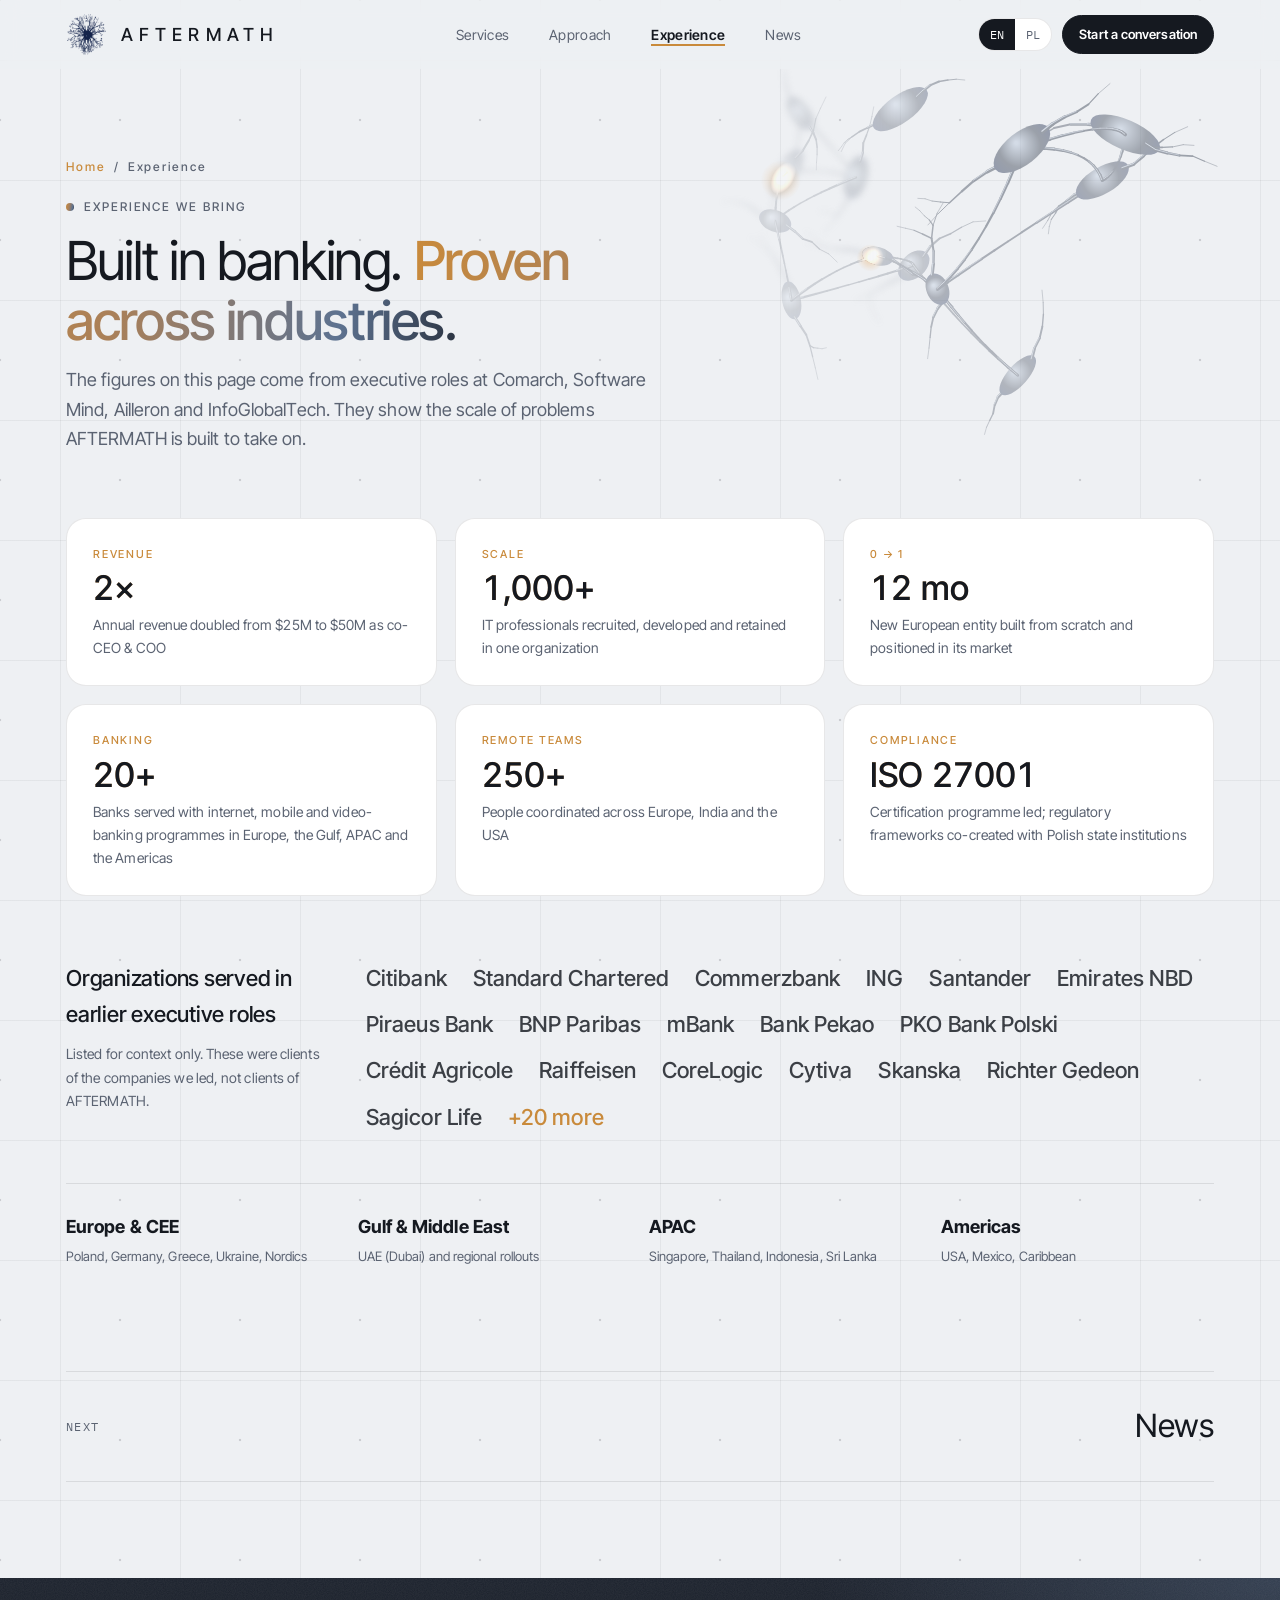
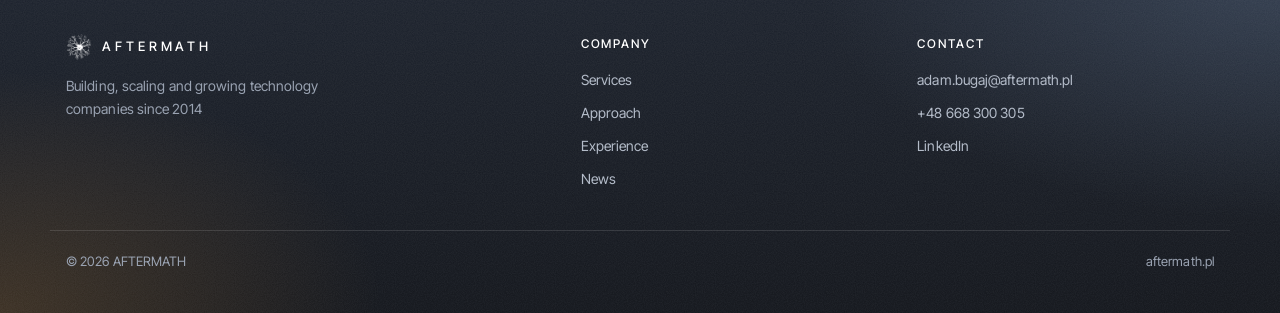
<file: public/track-record/index.html>
<!doctype html>
<html lang="en" data-theme="g">
<head>
<meta charset="utf-8">
<meta name="viewport" content="width=device-width,initial-scale=1,viewport-fit=cover">
<title>Track record · AFTERMATH</title>
<meta name="description" content="Results, banks and companies served across Europe, the Gulf, APAC and the Americas.">
<link rel="canonical" href="https://aftermath.pl/track-record/">
<meta name="theme-color" content="#EEF0F3">
<link rel="icon" href="../favicon-aftermath.png?v=3" type="image/png" sizes="64x64">
<link rel="apple-touch-icon" href="../apple-touch-icon-light.png?v=3">
<meta property="og:type" content="website">
<meta property="og:url" content="https://aftermath.pl/track-record/">
<meta property="og:title" content="Track record · AFTERMATH">
<meta property="og:description" content="Results, banks and companies served across Europe, the Gulf, APAC and the Americas.">
<meta property="og:image" content="https://aftermath.pl/og-image.jpg">
<meta property="og:image:width" content="1200"><meta property="og:image:height" content="630">
<meta name="twitter:card" content="summary_large_image">
<link rel="preconnect" href="https://fonts.googleapis.com">
<link rel="preconnect" href="https://fonts.gstatic.com" crossorigin>
<link rel="stylesheet" href="https://fonts.googleapis.com/css2?family=Inter+Tight:wght@400;500;600&family=IBM+Plex+Mono:wght@400;500&display=swap">
<script type="application/ld+json">{"@context":"https://schema.org","@type":"ProfessionalService","name":"AFTERMATH","url":"https://aftermath.pl/","foundingDate":"2014","description":"AFTERMATH builds, scales and grows technology companies. Management as a Service, IT and product consulting, negotiations and leadership training.","founder":{"@type":"Person","name":"Adam Bugaj","sameAs":"https://www.linkedin.com/in/adambugaj"},"areaServed":["Europe","Middle East","Asia-Pacific","North America"]}</script>
<link rel="stylesheet" href="../assets/site.css?v=20261102">
</head>
<body data-base="../">
<header class="nav">
  <div class="wrap">
    <a class="logo" href="../" aria-label="AFTERMATH home"><span class="orb" aria-hidden="true"><span class="orb-tilt"><span class="orb-in"><img src="../img/znak-granat-256.png" alt="" width="34" height="34"><img src="../img/znak-granat-256.png" alt="" width="34" height="34"><img src="../img/znak-granat-256.png" alt="" width="34" height="34"><img src="../img/znak-granat-256.png" alt="" width="34" height="34"></span></span></span>AFTERMATH</a>
    <nav class="links" aria-label="Main">
      <a href="../services/" data-i18n="nav.services">Services</a>
      <a href="../approach/" data-i18n="nav.approach">Approach</a>
      <a href="../track-record/" data-i18n="nav.record" class="on" aria-current="page">Experience</a>
      <a href="../news/" data-i18n="nav.news">News</a>
      <a class="m-only" href="../contact/" data-i18n="nav.contact">Contact</a>
    </nav>
    <div class="tools">
      <div class="lang" role="group" aria-label="Language">
        <button type="button" data-lang="en" aria-pressed="true">EN</button>
        <button type="button" data-lang="pl" aria-pressed="false">PL</button>
      </div>
      <a class="btn solid sm" href="../contact/" data-i18n="nav.cta">Start a conversation</a>
      <button class="menu-btn" type="button" aria-expanded="false" data-i18n="nav.menu">Menu</button>
    </div>
  </div>
</header>
<main>
  <section class="page-head">
    <div class="wrap">
      <div class="sec-head">
        <p class="crumbs"><a href="../" data-i18n="crumb.home">Home</a><span>/</span><span data-i18n="nav.record">Experience</span></p>
        <p class="eyebrow" data-i18n="rec.eyebrow">Experience we bring</p>
        <h1 data-i18n="rec.h2">Built in banking. <b>Proven across industries.</b></h1>
      <p class="lede" data-i18n="rec.lede">The figures on this page come from executive roles at Comarch, Software Mind, Ailleron and InfoGlobalTech. They show the scale of problems AFTERMATH is built to take on.</p>
      </div>
    </div>
  </section>
  <div class="page-body"><section id="record">
    <div class="wrap">
            <div class="results">
        <div class="res"><small>REVENUE</small><strong>2×</strong><span data-i18n="rec.1">Annual revenue doubled from $25M to $50M as co-CEO &amp; COO</span></div>
        <div class="res"><small>SCALE</small><strong>1,000+</strong><span data-i18n="rec.2">IT professionals recruited, developed and retained in one organization</span></div>
        <div class="res"><small>0 → 1</small><strong>12 mo</strong><span data-i18n="rec.3">New European entity built from scratch and positioned in its market</span></div>
        <div class="res"><small>BANKING</small><strong>20+</strong><span data-i18n="rec.4">Banks served with internet, mobile and video-banking programmes in Europe, the Gulf, APAC and the Americas</span></div>
        <div class="res"><small>REMOTE TEAMS</small><strong>250+</strong><span data-i18n="rec.5">People coordinated across Europe, India and the USA</span></div>
        <div class="res"><small>COMPLIANCE</small><strong>ISO 27001</strong><span data-i18n="rec.6">Certification programme led; regulatory frameworks co-created with Polish state institutions</span></div>
      </div>
      <div class="clients">
        <div>
          <h3 data-i18n="rec.cl.h">Organizations served in earlier executive roles</h3>
          <p data-i18n="rec.cl.p">Listed for context only. These were clients of the companies we led, not clients of AFTERMATH.</p>
        </div>
        <div class="names">
          <span>Citibank</span><span>Standard Chartered</span><span>Commerzbank</span><span>ING</span><span>Santander</span><span>Emirates NBD</span><span>Piraeus Bank</span><span>BNP Paribas</span><span>mBank</span><span>Bank Pekao</span><span>PKO Bank Polski</span><span>Crédit Agricole</span><span>Raiffeisen</span><span>CoreLogic</span><span>Cytiva</span><span>Skanska</span><span>Richter Gedeon</span><span>Sagicor Life</span><span class="more" data-i18n="rec.more">+20 more</span>
        </div>
      </div>
      <div class="regions">
        <div><b data-i18n="reg.1.b">Europe &amp; CEE</b><span data-i18n="reg.1.s">Poland, Germany, Greece, Ukraine, Nordics</span></div>
        <div><b data-i18n="reg.2.b">Gulf &amp; Middle East</b><span data-i18n="reg.2.s">UAE (Dubai) and regional rollouts</span></div>
        <div><b>APAC</b><span data-i18n="reg.3.s">Singapore, Thailand, Indonesia, Sri Lanka</span></div>
        <div><b data-i18n="reg.4.b">Americas</b><span data-i18n="reg.4.s">USA, Mexico, Caribbean</span></div>
      </div>
    </div>
  </section></div>
  <div class="wrap"><div class="next"><span data-i18n="next.l">Next</span><a href="../news/" data-i18n="nav.news">News →</a></div></div>
</main>
<footer>
  <div class="wrap f-grid">
    <div class="f-brand"><span class="f-logo"><img src="../img/znak-granat-128.png" alt="" width="26" height="26">AFTERMATH</span><p data-i18n="ft.tag">Building, scaling and growing technology companies since 2014</p></div>
    <nav class="f-col" aria-label="Footer"><b data-i18n="ft.firm">Company</b><a href="../services/" data-i18n="nav.services">Services</a><a href="../approach/" data-i18n="nav.approach">Approach</a><a href="../track-record/" data-i18n="nav.record">Experience</a><a href="../news/" data-i18n="nav.news">News</a></nav>
    <div class="f-col"><b data-i18n="ft.contact">Contact</b><a href="mailto:adam.bugaj@aftermath.pl">adam.bugaj@aftermath.pl</a><a href="tel:+48668300305">+48 668 300 305</a><a href="https://www.linkedin.com/in/adambugaj" target="_blank" rel="noopener">LinkedIn</a></div>
  </div>
  <div class="wrap f-bottom"><span>© <span id="yr">2026</span> AFTERMATH</span><span>aftermath.pl</span></div>
</footer>
<div class="toast" id="toast" role="status" aria-live="polite"></div>
<script src="../assets/neuron.js?v=20261102"></script>
<script src="../assets/site.js?v=20261102"></script>
</body>
</html>
</file>
<file: public/assets/site.css>
/* Layout: ivory & white editorial site with navy and gold accents. Hero = thesis + "aftermath ledger"; then services, engagement, record, leader, principles, news, contact. */
:root{
  --ivory:#FBF7EE; --ivory-2:#F4ECDB; --white:#FFFFFF;
  --navy:#14234A; --navy-2:#1E3263;
  --bg:#FBF7EE; --bg-2:#F4ECDB; --panel:#FFFFFF;
  --line:rgba(176,138,62,.38); --line-soft:rgba(20,35,74,.10);
  --fg:#14234A; --muted:#5B6274; --gold:#9C7A2E; --gold-2:#C9A45C; --gold-ink:#FFFFFF; --up:#2E7D57;
  --f-display:"Bricolage Grotesque","Avenir Next","Segoe UI",system-ui,sans-serif;
  --f-body:"IBM Plex Sans","Helvetica Neue",Arial,sans-serif;
  --f-mono:"IBM Plex Mono",ui-monospace,"SFMono-Regular",Menlo,monospace;
  --maxw:1180px;
  color-scheme:light;
}

*{box-sizing:border-box}
html{scroll-behavior:smooth}
@media (prefers-reduced-motion: reduce){html{scroll-behavior:auto}*{animation:none!important;transition:none!important}}
body{background:var(--bg);color:var(--fg);font-family:var(--f-body);font-size:16px;line-height:1.6;-webkit-font-smoothing:antialiased}
body::before{content:"";position:fixed;inset:0 0 auto;height:env(safe-area-inset-top,0px);z-index:60;background:var(--bg)}
a{color:inherit}
.wrap{max-width:var(--maxw);margin:0 auto;padding-left:max(16px,env(safe-area-inset-left,0px));padding-right:max(16px,env(safe-area-inset-right,0px))}
h1,h2,h3{font-family:var(--f-display);text-wrap:balance;margin:0;letter-spacing:-.02em}
p{margin:0}
.eyebrow{font-family:var(--f-mono);font-size:12px;letter-spacing:.14em;text-transform:uppercase;color:var(--gold)}
.lede{color:var(--muted);max-width:62ch;font-size:17px}
section{padding-block:96px}
.sec-head{display:grid;gap:14px;margin-bottom:48px;max-width:760px}
.sec-head h2{font-size:clamp(32px,4.4vw,52px);font-weight:300;line-height:1.05}
.sec-head h2 b{font-weight:800}
:focus-visible{outline:2px solid var(--gold);outline-offset:3px;border-radius:4px}

/* nav */
.nav{position:sticky;top:env(safe-area-inset-top,0px);z-index:50;background:color-mix(in srgb,var(--bg) 86%,transparent);backdrop-filter:blur(12px);border-bottom:1px solid var(--line-soft)}
.nav .wrap{display:flex;align-items:center;justify-content:space-between;gap:16px;padding-block:14px}
.logo{font-family:var(--f-display);font-weight:800;letter-spacing:.18em;font-size:17px;text-decoration:none;display:flex;align-items:center;gap:10px}
.links{display:flex;gap:26px;font-size:14px}
.links a{text-decoration:none;color:var(--muted);transition:color .2s}
.links a:hover,.links a.on{color:var(--fg)}
.tools{display:flex;gap:10px;align-items:center}
.lang{display:flex;border:1px solid var(--line);border-radius:999px;overflow:hidden;font-family:var(--f-mono);font-size:12px}
.lang button{background:none;border:0;color:var(--muted);padding:6px 11px;cursor:pointer;font:inherit}
.lang button[aria-pressed="true"]{background:var(--gold);color:var(--gold-ink)}
.btn{display:inline-flex;align-items:center;gap:10px;font-weight:600;font-size:15px;text-decoration:none;padding:13px 22px;border-radius:999px;border:1px solid var(--gold);cursor:pointer;transition:transform .2s,background .2s,color .2s}
.btn.solid{background:var(--gold);color:var(--gold-ink)}
.btn.ghost{background:transparent;color:var(--fg);border-color:var(--line)}
.btn:hover{transform:translateY(-1px)}
.btn.sm{padding:8px 16px;font-size:13px}
@media (max-width:900px){.links{display:none}.nav .btn.sm{display:none}}

/* hero */
.hero{padding-block:84px 72px;position:relative;overflow:hidden}
.hero::before{content:"";position:absolute;inset:-20% -10% auto auto;width:720px;height:720px;background:radial-gradient(closest-side,color-mix(in srgb,var(--gold) 16%,transparent),transparent);pointer-events:none}
.hero-grid{display:grid;grid-template-columns:1.25fr .95fr;gap:56px;align-items:end;position:relative}
.hero h1{font-size:clamp(44px,7vw,96px);line-height:.96;font-weight:300;margin-top:22px}
.hero h1 b{font-weight:800;display:block}
.hero h1 em{font-style:normal;color:var(--gold)}
.hero .lede{margin-top:28px}
.cta-row{display:flex;flex-wrap:wrap;gap:12px;margin-top:34px}
.ledger{background:var(--panel);border:1px solid var(--line);border-radius:18px;padding:24px 24px 18px;min-width:0}
.ledger-h{display:flex;justify-content:space-between;align-items:baseline;gap:12px;border-bottom:1px solid var(--line-soft);padding-bottom:12px;margin-bottom:6px}
.ledger-h span:last-child{font-family:var(--f-mono);font-size:11px;color:var(--muted)}
.row{display:grid;grid-template-columns:1fr auto;gap:4px 14px;padding:13px 0;border-bottom:1px dashed var(--line-soft)}
.row:last-of-type{border-bottom:0}
.row .k{font-size:14px;color:var(--muted)}
.row .v{font-family:var(--f-mono);font-variant-numeric:tabular-nums;font-size:15px;text-align:right;white-space:nowrap}
.row .v s{color:var(--muted);text-decoration:none}
.row .v b{color:var(--up);font-weight:500}
.row .src{grid-column:1/-1;font-family:var(--f-mono);font-size:11px;color:var(--muted);opacity:.75}
.ledger-f{font-size:12px;color:var(--muted);margin-top:10px}
@media (max-width:900px){.hero-grid{grid-template-columns:1fr}}

.stats{display:grid;grid-template-columns:repeat(4,1fr);border-top:1px solid var(--line);border-bottom:1px solid var(--line);margin-top:72px}
.stat{padding:26px 22px;border-left:1px solid var(--line-soft)}
.stat:first-child{border-left:0;padding-left:0}
.stat strong{font-family:var(--f-display);font-weight:800;font-size:clamp(30px,3.6vw,44px);display:block;line-height:1;font-variant-numeric:tabular-nums}
.stat strong sup{color:var(--gold);font-size:.5em;vertical-align:.7em}
.stat span{display:block;margin-top:10px;font-size:13px;color:var(--muted);max-width:22ch}
@media (max-width:720px){.stats{grid-template-columns:1fr 1fr}.stat{border-left:0;padding-left:0;border-top:1px solid var(--line-soft)}.stat:nth-child(-n+2){border-top:0}}

/* services */
.svc-grid{display:grid;grid-template-columns:repeat(3,1fr);gap:1px;background:var(--line-soft);border:1px solid var(--line-soft);border-radius:18px;overflow:hidden}
.svc{background:var(--bg);padding:32px 28px 30px;display:grid;gap:12px;align-content:start;min-width:0;transition:background .25s}
.svc:hover{background:var(--panel)}
.svc .tag{font-family:var(--f-mono);font-size:11px;color:var(--gold);letter-spacing:.1em;text-transform:uppercase}
.svc h3{font-size:22px;font-weight:700;line-height:1.15}
.svc p{color:var(--muted);font-size:15px}
.svc ul{margin:4px 0 0;padding:0;list-style:none;display:grid;gap:6px;font-size:14px}
.svc li{padding-left:16px;position:relative}
.svc li::before{content:"";position:absolute;left:0;top:.72em;width:8px;height:1px;background:var(--gold)}
.svc.feature{background:linear-gradient(160deg,color-mix(in srgb,var(--gold) 12%,var(--bg)),var(--bg) 70%)}
@media (max-width:960px){.svc-grid{grid-template-columns:1fr 1fr}}
@media (max-width:620px){.svc-grid{grid-template-columns:1fr}}

/* approach */
.alt{background:var(--bg-2)}
.steps{display:grid;grid-template-columns:repeat(4,1fr);gap:28px;counter-reset:s;position:relative}
.steps::before{content:"";position:absolute;left:0;right:0;top:19px;height:1px;background:linear-gradient(90deg,var(--gold),var(--line-soft))}
.step{position:relative;display:grid;gap:12px;min-width:0}
.step .n{width:38px;height:38px;border-radius:50%;background:var(--bg-2);border:1px solid var(--gold);display:grid;place-items:center;font-family:var(--f-mono);font-size:13px;color:var(--gold);position:relative}
.step h3{font-size:20px;font-weight:700}
.step p{color:var(--muted);font-size:15px}
@media (max-width:860px){.steps{grid-template-columns:1fr 1fr}.steps::before{display:none}}
@media (max-width:520px){.steps{grid-template-columns:1fr}}

/* record */
.results{display:grid;grid-template-columns:repeat(3,1fr);gap:18px}
.res{border:1px solid var(--line);border-radius:16px;padding:26px;display:grid;gap:8px;align-content:start;background:var(--panel)}
.res strong{font-family:var(--f-display);font-size:34px;font-weight:800;line-height:1;font-variant-numeric:tabular-nums}
.res span{color:var(--muted);font-size:14px}
.res small{font-family:var(--f-mono);font-size:11px;color:var(--gold);letter-spacing:.06em}
@media (max-width:860px){.results{grid-template-columns:1fr 1fr}}
@media (max-width:520px){.results{grid-template-columns:1fr}}
.clients{margin-top:64px;display:grid;grid-template-columns:260px 1fr;gap:40px}
.clients h3{font-size:22px;font-weight:500}
.clients p{color:var(--muted);font-size:14px;margin-top:10px}
.names{display:flex;flex-wrap:wrap;gap:10px 26px;font-family:var(--f-display);font-weight:500;font-size:clamp(17px,1.8vw,22px);color:var(--fg)}
.names span{opacity:.82}
.names span.more{color:var(--gold);opacity:1}
.regions{display:grid;grid-template-columns:repeat(4,1fr);gap:18px;margin-top:48px;border-top:1px solid var(--line-soft);padding-top:28px}
.regions div{display:grid;gap:4px}
.regions b{font-family:var(--f-display);font-size:18px}
.regions span{font-size:13px;color:var(--muted)}
@media (max-width:860px){.clients{grid-template-columns:1fr;gap:20px}.regions{grid-template-columns:1fr 1fr}}

/* leader */
.leader{display:grid;grid-template-columns:.8fr 1.2fr;gap:56px;align-items:start}
.portrait{background:#000;border-radius:20px;overflow:hidden;position:relative;border:1px solid var(--line)}
.portrait img{display:block;width:100%;height:auto;filter:grayscale(1) contrast(1.05)}
.portrait figcaption{position:absolute;left:0;right:0;bottom:0;padding:22px;background:linear-gradient(transparent,rgba(0,0,0,.85));color:#F2F3F7}
.portrait figcaption b{font-family:var(--f-display);font-size:24px;display:block}
.portrait figcaption span{font-size:13px;color:#C9CEDB}
.leader-body{display:grid;gap:22px;min-width:0}
.leader-body h2{font-size:clamp(30px,3.8vw,46px);font-weight:300;line-height:1.08}
.leader-body h2 b{font-weight:800}
.leader-body>p{color:var(--muted);max-width:62ch}
.timeline{list-style:none;margin:8px 0 0;padding:0;border-left:1px solid var(--line);display:grid;gap:0}
.timeline li{display:grid;grid-template-columns:118px 1fr;gap:16px;padding:12px 0 12px 20px;position:relative}
.timeline li::before{content:"";position:absolute;left:-4px;top:20px;width:7px;height:7px;border-radius:50%;background:var(--gold)}
.timeline .y{font-family:var(--f-mono);font-size:12px;color:var(--gold);padding-top:3px;font-variant-numeric:tabular-nums}
.timeline b{font-weight:600}
.timeline span{display:block;font-size:14px;color:var(--muted)}
.creds{display:flex;flex-wrap:wrap;gap:8px}
.chip{font-size:12px;font-family:var(--f-mono);border:1px solid var(--line);border-radius:999px;padding:5px 12px;color:var(--muted)}
@media (max-width:900px){.leader{grid-template-columns:1fr}.portrait{max-width:420px}}
@media (max-width:480px){.timeline li{grid-template-columns:1fr;gap:2px}}

/* principles */
.princ{display:grid;grid-template-columns:repeat(3,1fr);gap:40px}
.princ div{display:grid;gap:12px;border-top:2px solid var(--gold);padding-top:22px}
.princ h3{font-size:21px;font-weight:700;line-height:1.2}
.princ p{color:var(--muted);font-size:15px}
@media (max-width:860px){.princ{grid-template-columns:1fr}}

/* news */
.news-grid{display:grid;grid-template-columns:repeat(3,1fr);gap:20px}
.post{background:var(--panel);border:1px solid var(--line-soft);border-radius:16px;padding:24px;display:grid;gap:12px;align-content:start;text-decoration:none;transition:border-color .2s,transform .2s;min-width:0}
.post:hover{border-color:var(--gold);transform:translateY(-2px)}
.post .meta{display:flex;flex-wrap:wrap;gap:8px;align-items:center;font-family:var(--f-mono);font-size:11px;color:var(--muted);letter-spacing:.05em}
.badge{background:color-mix(in srgb,var(--gold) 18%,transparent);color:var(--gold);padding:2px 8px;border-radius:999px;text-transform:uppercase}
.post h3{font-size:20px;font-weight:700;line-height:1.2}
.post p{color:var(--muted);font-size:14px}
.post .more{font-size:14px;color:var(--gold);font-weight:600}
@media (max-width:900px){.news-grid{grid-template-columns:1fr}}
.head-row{display:flex;justify-content:space-between;align-items:end;gap:20px;flex-wrap:wrap;margin-bottom:40px}
.head-row .sec-head{margin-bottom:0}

/* news view */
.view-news{padding-block:72px 40px}
.article{display:grid;grid-template-columns:200px 1fr;gap:40px;padding-block:44px;border-top:1px solid var(--line-soft)}
.article aside{display:grid;gap:10px;align-content:start;font-family:var(--f-mono);font-size:12px;color:var(--muted)}
.article h2{font-size:clamp(26px,3vw,36px);font-weight:700;line-height:1.12}
.article .body{display:grid;gap:16px;max-width:66ch;min-width:0}
.article .body p{color:var(--muted)}
.article .body p:first-of-type{color:var(--fg);font-size:18px}
.note{border:1px dashed var(--line);border-radius:12px;padding:14px 18px;font-size:14px;color:var(--muted);margin-top:24px}
@media (max-width:760px){.article{grid-template-columns:1fr;gap:14px}}

/* contact */
.contact{border:1px solid var(--line);border-radius:24px;padding:clamp(28px,5vw,64px);display:grid;grid-template-columns:1.1fr .9fr;gap:40px;align-items:center;background:radial-gradient(120% 140% at 100% 0%,color-mix(in srgb,var(--gold) 14%,transparent),transparent 60%),var(--panel)}
.contact h2{font-size:clamp(34px,5vw,60px);font-weight:300;line-height:1}
.contact h2 b{font-weight:800;display:block}
.contact .lede{margin-top:18px}
.cards{display:grid;gap:10px}
.c-item{display:grid;grid-template-columns:90px 1fr auto;gap:12px;align-items:center;border-bottom:1px solid var(--line-soft);padding:12px 0}
.c-item:last-child{border-bottom:0}
.c-item .l{font-family:var(--f-mono);font-size:11px;color:var(--gold);letter-spacing:.12em;text-transform:uppercase}
.c-item .val{font-size:15px;word-break:break-all;user-select:all;min-width:0}
.copy{background:none;border:1px solid var(--line);color:var(--muted);border-radius:8px;padding:5px 10px;font:12px var(--f-mono);cursor:pointer}
.copy:hover{color:var(--fg);border-color:var(--gold)}
@media (max-width:860px){.contact{grid-template-columns:1fr}}
@media (max-width:420px){.c-item{grid-template-columns:1fr auto}.c-item .l{grid-column:1/-1}}

footer{padding-block:40px 56px;border-top:1px solid var(--line-soft);margin-top:96px}
footer .wrap{display:flex;justify-content:space-between;gap:20px;flex-wrap:wrap;font-size:13px;color:var(--muted)}
.toast{position:fixed;left:50%;bottom:calc(24px + env(safe-area-inset-bottom,0px));transform:translateX(-50%);background:var(--fg);color:var(--bg);padding:10px 18px;border-radius:999px;font-size:14px;opacity:0;pointer-events:none;transition:opacity .2s;z-index:70}
.toast.show{opacity:1}

/* load moment */
@keyframes rise{from{transform:translateY(14px);opacity:.001}to{transform:none;opacity:1}}
.hero h1,.hero .lede,.cta-row,.ledger{animation:rise .8s cubic-bezier(.2,.7,.2,1) both}
.hero .lede{animation-delay:.08s}.cta-row{animation-delay:.14s}.ledger{animation-delay:.22s}

/* ===== ivory · white · navy · gold ===== */
html,body{margin:0;padding:0}
body{background:linear-gradient(180deg,#FFFFFF 0%,var(--ivory) 22%,#FFFFFF 48%,var(--ivory) 74%,var(--ivory-2) 100%)}
.nav{background:color-mix(in srgb,#FFFFFF 82%,transparent);border-bottom-color:var(--line)}
.logo{color:var(--navy)}
.hero{background:radial-gradient(90% 120% at 100% 0%,#FFFFFF 0%,transparent 55%),linear-gradient(160deg,#FFFFFF 0%,var(--ivory) 55%,var(--ivory-2) 100%)}
.hero::before{background:radial-gradient(closest-side,rgba(201,164,92,.22),transparent)}
.hero h1 em{color:var(--gold)}
.btn.solid{background:var(--navy);border-color:var(--navy);color:#fff}
.btn.solid:hover{background:var(--navy-2)}
.btn.ghost{border-color:var(--gold-2);color:var(--navy)}
.lang{border-color:var(--gold-2)}
.lang button[aria-pressed="true"]{background:var(--navy);color:#fff}
.ledger{background:linear-gradient(165deg,var(--navy) 0%,var(--navy-2) 100%);border-color:var(--navy);color:#F3EEDF;box-shadow:0 24px 60px -30px rgba(20,35,74,.55)}
.ledger .eyebrow{color:var(--gold-2)}
.ledger .row .k,.ledger .ledger-h span:last-child,.ledger .row .src,.ledger .ledger-f,.ledger .row .v s{color:#B9C0D3}
.ledger .row .v b{color:#E6C887}
.ledger .row,.ledger .ledger-h{border-color:rgba(255,255,255,.14)}
.stats{border-color:var(--gold-2)}
.stat strong{color:var(--navy)}
.stat strong sup{color:var(--gold-2)}
.svc-grid{background:var(--line-soft);box-shadow:0 20px 50px -35px rgba(20,35,74,.35)}
.svc{background:linear-gradient(180deg,#FFFFFF,var(--ivory))}
.svc:hover{background:#FFFFFF}
.svc.feature{background:linear-gradient(160deg,var(--navy) 0%,var(--navy-2) 100%);color:#F3EEDF}
.svc.feature p,.svc.feature li{color:#C9CFDE}
.svc.feature .tag{color:var(--gold-2)}
.svc.feature li::before{background:var(--gold-2)}
.alt{background:linear-gradient(180deg,var(--ivory) 0%,#FFFFFF 100%)}
.steps::before{background:linear-gradient(90deg,var(--gold-2),var(--line-soft))}
.step .n{background:#FFFFFF;border-color:var(--gold-2);color:var(--navy)}
.res{background:linear-gradient(180deg,#FFFFFF,var(--ivory));border-color:var(--line)}
.res strong{color:var(--navy)}
.names{color:var(--navy)}
.portrait{border-color:var(--gold-2)}
.timeline{border-left-color:var(--gold-2)}
.timeline li::before{background:var(--gold-2)}
.princ div{border-top-color:var(--gold-2)}
.post{background:linear-gradient(180deg,#FFFFFF,var(--ivory))}
.post:hover{border-color:var(--gold-2)}
.contact{background:radial-gradient(120% 140% at 100% 0%,rgba(201,164,92,.28),transparent 55%),linear-gradient(160deg,var(--navy) 0%,var(--navy-2) 100%);border-color:var(--navy);color:#F3EEDF}
.contact .eyebrow,.contact .c-item .l{color:var(--gold-2)}
.contact .lede{color:#C9CFDE}
.contact .c-item{border-color:rgba(255,255,255,.14)}
.contact .copy{color:#C9CFDE;border-color:rgba(201,164,92,.5)}
.contact .copy:hover{color:#fff;border-color:var(--gold-2)}
footer{border-top-color:var(--gold-2)}
:focus-visible{outline-color:var(--gold)}

/* ===== logo ===== */
.logo{gap:12px;font-weight:500;letter-spacing:.34em;font-size:15px;color:var(--navy)}
.logo img{width:34px;height:34px;display:block}
footer .f-logo{display:flex;align-items:center;gap:10px;letter-spacing:.3em;color:var(--navy);font-weight:500}
footer .f-logo img{width:26px;height:26px}
.hero{position:relative;overflow:hidden}
.hero::after{content:"";position:absolute;right:-160px;top:-120px;width:720px;height:720px;background:url(../img/znak-zloty.png) center/contain no-repeat;opacity:.16;pointer-events:none}
.hero .wrap{position:relative;z-index:1}
.contact{position:relative;overflow:hidden}
.contact::after{content:"";position:absolute;right:-90px;bottom:-110px;width:380px;height:380px;background:url(../img/znak-kosc.png) center/contain no-repeat;opacity:.08;pointer-events:none}
.contact>*{position:relative;z-index:1}
/* ===== subpages ===== */
.page-head{position:relative;overflow:hidden;padding-block:88px 8px;background:radial-gradient(80% 140% at 100% 0%,#FFFFFF 0%,transparent 60%),linear-gradient(160deg,#FFFFFF 0%,var(--ivory) 70%)}
.page-head::after{content:"";position:absolute;right:-110px;top:-90px;width:440px;height:440px;background:url(../img/znak-zloty.png) center/contain no-repeat;opacity:.14;pointer-events:none}
.page-head .wrap{position:relative;z-index:1}
.page-head .sec-head{margin-bottom:0}
.page-head h1{font-size:clamp(38px,5.6vw,72px);font-weight:300;line-height:1.02}
.page-head h1 b{font-weight:800}
.crumbs{font-family:var(--f-mono);font-size:12px;color:var(--muted);display:flex;gap:8px;margin-bottom:6px}
.crumbs a{color:var(--gold);text-decoration:none}
.page-body section:first-child{padding-top:56px}
.page-body .sec-head.hidden-head{display:none}
.next{display:flex;justify-content:space-between;align-items:center;gap:20px;flex-wrap:wrap;border-top:1px solid var(--gold-2);border-bottom:1px solid var(--gold-2);padding:28px 0;margin-top:8px}
.next span{font-family:var(--f-mono);font-size:12px;letter-spacing:.12em;text-transform:uppercase;color:var(--gold)}
.next a{font-family:var(--f-display);font-size:clamp(22px,3vw,32px);font-weight:700;color:var(--navy);text-decoration:none}
.next a:hover{color:var(--gold)}
/* home: explore grid */
.explore{display:grid;grid-template-columns:repeat(3,1fr);gap:18px}
.tile{display:grid;gap:10px;align-content:start;padding:26px;border:1px solid var(--line);border-radius:16px;background:linear-gradient(180deg,#FFFFFF,var(--ivory));text-decoration:none;color:inherit;transition:transform .2s,border-color .2s,box-shadow .2s;min-width:0}
.tile:hover{transform:translateY(-2px);border-color:var(--gold-2);box-shadow:0 18px 40px -28px rgba(20,35,74,.45)}
.tile small{font-family:var(--f-mono);font-size:11px;letter-spacing:.12em;color:var(--gold)}
.tile h3{font-size:22px;font-weight:700;color:var(--navy)}
.tile p{color:var(--muted);font-size:15px}
.tile .go{color:var(--navy);font-weight:600;font-size:14px}
.tile.dark{background:linear-gradient(160deg,var(--navy),var(--navy-2));border-color:var(--navy);color:#F3EEDF}
.tile.dark h3,.tile.dark .go{color:#FFFFFF}.tile.dark p{color:#C9CFDE}.tile.dark small{color:var(--gold-2)}
@media (max-width:900px){.explore{grid-template-columns:1fr 1fr}}
@media (max-width:560px){.explore{grid-template-columns:1fr}}
/* nav active + mobile menu */
.links a.on{color:var(--navy);font-weight:600;box-shadow:inset 0 -2px 0 var(--gold-2)}
.menu-btn{display:none;background:none;border:1px solid var(--gold-2);border-radius:999px;padding:7px 14px;font:600 13px var(--f-body);color:var(--navy);cursor:pointer}
@media (max-width:900px){
  .menu-btn{display:inline-flex}
  .links{display:none;position:absolute;left:0;right:0;top:100%;background:#FFFFFF;border-bottom:1px solid var(--gold-2);flex-direction:column;gap:0;padding:8px 16px 16px;box-shadow:0 20px 40px -30px rgba(20,35,74,.5)}
  .links.open{display:flex}
  .links a{padding:12px 0;border-bottom:1px solid var(--line-soft);font-size:16px}
  .links a.on{box-shadow:none}
  .nav .wrap{position:relative}
}
.article{scroll-margin-top:90px}
.links a.m-only{display:none}
@media (max-width:900px){.links a.m-only{display:block;color:var(--navy);font-weight:600}}

/* ===== typography: Inter Tight, regular weights, no heavy display ===== */
:root{--f-display:"Inter Tight","Helvetica Neue",Arial,system-ui,sans-serif;--f-body:"Inter Tight","Helvetica Neue",Arial,system-ui,sans-serif}
body{font-size:17px;line-height:1.65;letter-spacing:.005em}
h1,h2{letter-spacing:-.025em}
h3{letter-spacing:-.01em}
.hero h1{font-size:clamp(36px,4.8vw,66px);line-height:1.12;font-weight:400}
.hero h1 b{font-weight:500}
.hero h1 em{font-style:normal}
.sec-head h2,.leader-body h2,.contact h2{font-size:clamp(28px,3.4vw,46px);line-height:1.15;font-weight:400}
.sec-head h2 b,.leader-body h2 b,.contact h2 b,.page-head h1 b{font-weight:500}
.page-head h1{font-size:clamp(32px,4.2vw,58px);line-height:1.12;font-weight:400}
.contact h2 b{display:inline}
.stat strong{font-weight:400;font-size:clamp(30px,3.4vw,42px)}
.res strong{font-weight:400}
.svc h3,.step h3,.princ h3,.post h3,.tile h3,.article h2{font-weight:500}
.next a{font-weight:400}
.eyebrow,.svc .tag,.tile small,.res small,.crumbs{font-family:var(--f-body);font-weight:500;letter-spacing:.16em}
.lede{font-size:18px}

/* ===== nav spacing + living logo mark ===== */
.links{gap:40px}
.links a{letter-spacing:.02em}
@media (max-width:1180px){.links{gap:28px}}
.logo{perspective:240px}
.logo img{transform-origin:50% 50%;animation:mark-sway 10s ease-in-out infinite;will-change:transform}
.logo:hover img{animation-duration:4s}
@keyframes mark-sway{
  0%,100%{transform:rotateX(0deg) rotateY(0deg) rotateZ(0deg)}
  25%{transform:rotateX(16deg) rotateY(-20deg) rotateZ(4deg)}
  50%{transform:rotateX(-10deg) rotateY(14deg) rotateZ(-3deg)}
  75%{transform:rotateX(8deg) rotateY(22deg) rotateZ(2deg)}
}
.hero::after,.page-head::after{animation:mark-drift 48s ease-in-out infinite;will-change:transform}
@keyframes mark-drift{
  0%,100%{transform:rotate(0deg) translate(0,0) scale(1)}
  33%{transform:rotate(7deg) translate(-14px,10px) scale(1.02)}
  66%{transform:rotate(-5deg) translate(10px,-8px) scale(.99)}
}

/* ===== neural network background (logo stays static) ===== */
.logo img{animation:none!important}
.hero.has-neuron::after,.page-head.has-neuron::after{content:none;display:none}
canvas.neuron-net{position:absolute;pointer-events:none;z-index:0;top:0;right:0;height:100%}
canvas.net-hero{width:62%;-webkit-mask-image:linear-gradient(to left,#000 50%,transparent 100%);mask-image:linear-gradient(to left,#000 50%,transparent 100%);opacity:.6}
canvas.net-page{width:60%;-webkit-mask-image:linear-gradient(to left,#000 45%,transparent 100%);mask-image:linear-gradient(to left,#000 45%,transparent 100%);opacity:.5}
@media (max-width:900px){canvas.net-hero,canvas.net-page{width:100%;opacity:.35}}

/* ===== header logo +20% ===== */
.nav .logo{font-size:18px;gap:14px}
.nav .logo img{width:41px;height:41px}
@media (max-width:480px){.nav .logo{font-size:15px;gap:10px;letter-spacing:.26em}.nav .logo img{width:36px;height:36px}.nav .tools{gap:6px}}

/* ===== contact: LinkedIn QR, no web row ===== */
.contact h2 b{display:block}
.c-item.c-qr{grid-template-columns:90px auto 1fr;align-items:center;gap:18px}
.c-qr .qr{display:block;line-height:0;border-radius:12px;box-shadow:0 10px 28px -14px rgba(0,0,0,.6);transition:transform .2s}
.c-qr .qr:hover{transform:translateY(-2px)}
.c-qr .qr img{width:132px;height:132px;display:block;border-radius:12px}
.c-qr .qr-cap{font-size:14px;color:#C9CFDE;max-width:18ch;line-height:1.4}
@media (max-width:420px){.c-item.c-qr{grid-template-columns:1fr auto}.c-qr .qr-cap{grid-column:1/-1}}

/* ===== no header divider ===== */
.nav{border-bottom:0!important;box-shadow:none}

/* ===== header logo: very slow rotation ===== */
.nav .logo img{animation:logo-spin 90s linear infinite!important;transform-origin:50% 50%}
@keyframes logo-spin{from{transform:rotate(0deg)}to{transform:rotate(360deg)}}
@media (prefers-reduced-motion: reduce){.nav .logo img{animation:none!important}}

/* ===== home: hero network bleeds into the white header band and slightly below ===== */
.hero{overflow:visible;overflow-x:clip}
canvas.net-hero{top:-96px;height:calc(100% + 170px);opacity:.25;
  -webkit-mask-image:linear-gradient(to left,#000 50%,transparent 100%),linear-gradient(to bottom,transparent 0,#000 5%,#000 82%,transparent 100%);
  mask-image:linear-gradient(to left,#000 50%,transparent 100%),linear-gradient(to bottom,transparent 0,#000 5%,#000 82%,transparent 100%);
  -webkit-mask-composite:source-in;mask-composite:intersect}
body:has(.hero) .nav{background:color-mix(in srgb,#FFFFFF 30%,transparent);-webkit-backdrop-filter:blur(1.5px);backdrop-filter:blur(1.5px)}
main > section:first-child + section{position:relative;z-index:1}
@media (max-width:900px){canvas.net-hero{opacity:.18}}

/* ===== engagement models + founder labels ===== */
.models{display:grid;grid-template-columns:repeat(4,1fr);gap:18px}
.model{display:grid;gap:10px;align-content:start;padding:26px;border:1px solid var(--line);border-radius:16px;background:linear-gradient(180deg,#FFFFFF,var(--ivory));min-width:0}
.model .tag{font-family:var(--f-body);font-weight:500;font-size:11px;letter-spacing:.14em;text-transform:uppercase;color:var(--gold)}
.model h3{font-size:22px;font-weight:500;color:var(--navy)}
.model p{color:var(--muted);font-size:15px}
.model small{margin-top:6px;padding-top:12px;border-top:1px solid var(--line-soft);font-size:13px;color:var(--navy)}
@media (max-width:1000px){.models{grid-template-columns:1fr 1fr}}
@media (max-width:560px){.models{grid-template-columns:1fr}}
.stats-note{margin-top:14px;font-size:13px;color:var(--muted)}

/* ===== explore grid: five tiles ===== */
.explore .tile.dark{grid-column:span 2}
@media (max-width:900px){.explore .tile.dark{grid-column:auto}}

/* ===== footer columns (both themes) ===== */
footer{padding:0}
footer .f-grid{display:grid;grid-template-columns:1.6fr 1fr 1fr;gap:40px;padding-block:56px 40px}
footer .f-brand p{margin-top:14px;max-width:34ch;font-size:14px}
footer .f-col{display:grid;gap:10px;align-content:start;font-size:14px}
footer .f-col b{font-size:12px;letter-spacing:.16em;text-transform:uppercase;font-weight:500;margin-bottom:4px}
footer .f-col a{text-decoration:none}
footer .f-col a:hover{text-decoration:underline}
footer .f-bottom{display:flex;justify-content:space-between;gap:16px;flex-wrap:wrap;padding-block:20px 40px;border-top:1px solid var(--line-soft);font-size:13px}
@media (max-width:760px){footer .f-grid{grid-template-columns:1fr 1fr}footer .f-brand{grid-column:1/-1}}

/* ===== theme G: graphite · steel blue · amber gold (light grey grid, dark grain panels) ===== */:root[data-theme="g"]{--g-bg:#EEF0F3;--g-bg2:#E5E8EC;--g-ink:#151920;--g-muted:#5B6372;--g-line:rgba(21,25,32,.10);--g-grid:rgba(21,25,32,.055);
  --g-amber:#C98A3B;--g-amber2:#E2A95C;--g-steel:#5D7290;--g-dark:#12151B;--g-dark2:#1C222D;
  --g-grad:linear-gradient(100deg,#C98A3B 0%,#A9805A 38%,#5D7290 78%,#2B3341 100%);
  --g-grain:url("data:image/svg+xml,%3Csvg xmlns='http://www.w3.org/2000/svg' width='160' height='160'%3E%3Cfilter id='n'%3E%3CfeTurbulence type='fractalNoise' baseFrequency='.9' numOctaves='2' stitchTiles='stitch'/%3E%3CfeColorMatrix values='0 0 0 0 1 0 0 0 0 1 0 0 0 0 1 0 0 0 .07 0'/%3E%3C/filter%3E%3Crect width='100%25' height='100%25' filter='url(%23n)'/%3E%3C/svg%3E");
  --navy:#151920;--navy-2:#1C222D;--fg:#151920;--muted:#5B6372;--gold:#B87A2E;--gold-2:#C98A3B;--line:rgba(21,25,32,.12);--line-soft:rgba(21,25,32,.08);--ivory:#EEF0F3;--ivory-2:#E5E8EC;--bg:#EEF0F3;--bg-2:#E5E8EC}:root[data-theme="g"] body{background-color:var(--g-bg);background-image:
  radial-gradient(circle,rgba(21,25,32,.16) 1.1px,transparent 1.6px),
  linear-gradient(var(--g-grid) 1px,transparent 1px),
  linear-gradient(90deg,var(--g-grid) 1px,transparent 1px);
  background-size:120px 120px;background-position:-60px -60px,0 -60px,-60px 0;color:var(--g-ink)}:root[data-theme="g"] body::before{background:var(--g-bg)}:root[data-theme="g"] .nav,:root[data-theme="g"] body:has(.hero) .nav{background:color-mix(in srgb,var(--g-bg) 72%,transparent);-webkit-backdrop-filter:blur(10px);backdrop-filter:blur(10px)}:root[data-theme="g"] .logo,:root[data-theme="g"] .nav .logo,:root[data-theme="g"] footer .f-logo{color:var(--g-ink)}:root[data-theme="g"] .links a{color:var(--g-muted)}:root[data-theme="g"] .links a.on{color:var(--g-ink);box-shadow:inset 0 -2px 0 var(--g-amber)}:root[data-theme="g"] .hero,:root[data-theme="g"] .page-head{background:transparent}:root[data-theme="g"] .hero::before{background:radial-gradient(closest-side,rgba(201,138,59,.16),transparent)}:root[data-theme="g"] .hero h1 em,:root[data-theme="g"] .page-head h1 b,:root[data-theme="g"] .sec-head h2 b{background:var(--g-grad);-webkit-background-clip:text;background-clip:text;color:transparent}:root[data-theme="g"] .eyebrow{color:var(--g-muted);display:inline-flex;align-items:center;gap:10px}:root[data-theme="g"] .eyebrow::before{content:"";width:8px;height:8px;border-radius:50%;background:var(--g-grad);flex:none}:root[data-theme="g"] .ledger .eyebrow::before,:root[data-theme="g"] .contact .eyebrow::before{background:var(--g-amber2)}:root[data-theme="g"] .btn{border-radius:999px}:root[data-theme="g"] .btn.solid{background:var(--g-ink);border-color:var(--g-ink);color:#fff}:root[data-theme="g"] .btn.solid:hover{background:#000}:root[data-theme="g"] .btn.ghost{background:#fff;border-color:var(--g-line);color:var(--g-ink)}:root[data-theme="g"] .btn.ghost:hover{border-color:var(--g-steel)}:root[data-theme="g"] .lang{border-color:var(--g-line);background:#fff}:root[data-theme="g"] .lang button[aria-pressed="true"]{background:var(--g-ink);color:#fff}:root[data-theme="g"] .menu-btn{border-color:var(--g-line);color:var(--g-ink);background:#fff}:root[data-theme="g"] /* dark grain panels */
.ledger,:root[data-theme="g"] .contact,:root[data-theme="g"] .svc.feature,:root[data-theme="g"] .tile.dark{color:#E9ECF1;border-color:transparent;
  background:var(--g-grain),radial-gradient(90% 120% at 100% 0%,rgba(93,114,144,.55),transparent 60%),radial-gradient(80% 110% at 0% 100%,rgba(201,138,59,.42),transparent 58%),linear-gradient(160deg,var(--g-dark2),var(--g-dark));
  box-shadow:0 30px 60px -36px rgba(18,21,27,.7)}:root[data-theme="g"] .ledger{border-radius:24px}:root[data-theme="g"] .ledger .row .k,:root[data-theme="g"] .ledger .ledger-h span:last-child,:root[data-theme="g"] .ledger .row .src,:root[data-theme="g"] .ledger .ledger-f,:root[data-theme="g"] .ledger .row .v s{color:#A9B2C1}:root[data-theme="g"] .ledger .row .v b{color:var(--g-amber2)}:root[data-theme="g"] .ledger .eyebrow,:root[data-theme="g"] .contact .eyebrow,:root[data-theme="g"] .contact .c-item .l,:root[data-theme="g"] .svc.feature .tag,:root[data-theme="g"] .tile.dark small{color:var(--g-amber2)}:root[data-theme="g"] .contact{border-radius:28px}:root[data-theme="g"] .contact .lede,:root[data-theme="g"] .svc.feature p,:root[data-theme="g"] .svc.feature li,:root[data-theme="g"] .tile.dark p,:root[data-theme="g"] .c-qr .qr-cap{color:#B4BCC9}:root[data-theme="g"] .contact::after{opacity:.06}:root[data-theme="g"] .contact h2 b{background:linear-gradient(100deg,#E2A95C,#9FB3CF);-webkit-background-clip:text;background-clip:text;color:transparent}:root[data-theme="g"] /* number cards */
.stats{border:0;gap:14px;grid-template-columns:repeat(4,1fr)}:root[data-theme="g"] .stat,:root[data-theme="g"] .stat:first-child{background:#fff;border:1px solid var(--g-line);border-radius:20px;padding:26px 24px}:root[data-theme="g"] .stat strong,:root[data-theme="g"] .res strong{background:var(--g-grad);-webkit-background-clip:text;background-clip:text;color:transparent;font-weight:500}:root[data-theme="g"] .stat strong sup{color:var(--g-amber)}:root[data-theme="g"] /* cards */
.svc-grid{gap:14px;background:transparent;border:0;border-radius:0;box-shadow:none;overflow:visible}:root[data-theme="g"] .svc,:root[data-theme="g"] .res,:root[data-theme="g"] .post,:root[data-theme="g"] .tile,:root[data-theme="g"] .model{background:#fff;border:1px solid var(--g-line);border-radius:20px;transition:transform .2s,box-shadow .2s,border-color .2s}:root[data-theme="g"] .svc:hover,:root[data-theme="g"] .res:hover,:root[data-theme="g"] .post:hover,:root[data-theme="g"] .tile:hover,:root[data-theme="g"] .model:hover{background:#fff;border-color:rgba(93,114,144,.45);transform:translateY(-2px);box-shadow:0 22px 44px -30px rgba(18,21,27,.45)}:root[data-theme="g"] .svc.feature:hover,:root[data-theme="g"] .tile.dark:hover{border-color:transparent}:root[data-theme="g"] .svc .tag,:root[data-theme="g"] .tile small,:root[data-theme="g"] .res small,:root[data-theme="g"] .model .tag,:root[data-theme="g"] .badge{color:var(--g-amber)}:root[data-theme="g"] .badge{background:rgba(201,138,59,.12)}:root[data-theme="g"] .svc li::before{background:var(--g-grad)}:root[data-theme="g"] .tile h3,:root[data-theme="g"] .model h3,:root[data-theme="g"] .res strong,:root[data-theme="g"] .names{color:var(--g-ink)}:root[data-theme="g"] .tile .go,:root[data-theme="g"] .post .more,:root[data-theme="g"] .model small{color:var(--g-ink)}:root[data-theme="g"] .alt{background:linear-gradient(180deg,rgba(255,255,255,.65),rgba(255,255,255,0))}:root[data-theme="g"] .steps::before{background:var(--g-grad)}:root[data-theme="g"] .step .n{background:#fff;border-color:var(--g-line);color:var(--g-ink)}:root[data-theme="g"] .princ div{border-top:2px solid transparent;border-image:var(--g-grad) 1}:root[data-theme="g"] .timeline{border-left-color:var(--g-line)}:root[data-theme="g"] .timeline li::before{background:var(--g-amber)}:root[data-theme="g"] .timeline .y{color:var(--g-amber)}:root[data-theme="g"] .next{border-color:var(--g-line)}:root[data-theme="g"] .next span{color:var(--g-muted)}:root[data-theme="g"] .next a{color:var(--g-ink)}:root[data-theme="g"] .next a:hover{color:var(--g-amber)}:root[data-theme="g"] .crumbs a{color:var(--g-amber)}:root[data-theme="g"] .regions{border-top-color:var(--g-line)}:root[data-theme="g"] .names span.more{color:var(--g-amber)}:root[data-theme="g"] .copy{border-radius:999px}:root[data-theme="g"] :focus-visible{outline-color:var(--g-steel)}:root[data-theme="g"] /* dark footer */
footer{margin-top:96px;border:0;color:#B4BCC9;
  background:var(--g-grain),radial-gradient(60% 120% at 100% 0%,rgba(93,114,144,.35),transparent 60%),radial-gradient(50% 120% at 0% 100%,rgba(201,138,59,.22),transparent 60%),linear-gradient(180deg,var(--g-dark2),var(--g-dark))}:root[data-theme="g"] footer .f-logo{color:#fff}:root[data-theme="g"] footer .f-logo img{filter:brightness(0) invert(1)}:root[data-theme="g"] footer .f-col b{color:#fff}:root[data-theme="g"] footer a{color:#B4BCC9}:root[data-theme="g"] footer a:hover{color:#fff}:root[data-theme="g"] footer .f-bottom{border-top-color:rgba(255,255,255,.12)}:root[data-theme="g"] @media (max-width:720px){.stats{grid-template-columns:1fr 1fr}:root[data-theme="g"] .stat,:root[data-theme="g"] .stat:first-child{padding:20px}:root[data-theme="g"] }
.tile.dark h3,:root[data-theme="g"] .tile.dark .go{color:#fff}:root[data-theme="g"] footer .f-brand p,:root[data-theme="g"] footer .f-bottom{color:#9AA3B2}

/* ===== header logo: 3D orb (four logo planes rotating like a ball) ===== */
.nav .logo .orb{display:block;flex:none;width:41px;height:41px;perspective:260px}
.nav .logo .orb-tilt,.nav .logo .orb-in{position:relative;display:block;width:100%;height:100%;transform-style:preserve-3d}
.nav .logo .orb-tilt{animation:orb-wobble 13s ease-in-out infinite}
.nav .logo .orb-in{animation:orb-spin 16s linear infinite}
.nav .logo .orb img{position:absolute;inset:0;width:100%!important;height:100%!important;animation:none!important;backface-visibility:visible;-webkit-backface-visibility:visible}
.nav .logo .orb img:nth-child(2){transform:rotateY(60deg);opacity:.85}
.nav .logo .orb img:nth-child(3){transform:rotateY(120deg);opacity:.85}
.nav .logo .orb img:nth-child(4){transform:rotateX(90deg);opacity:.7}
.nav .logo:hover .orb-in{animation-duration:6s}
@keyframes orb-spin{from{transform:rotateY(0deg)}to{transform:rotateY(360deg)}}
@keyframes orb-wobble{0%,100%{transform:rotateX(-20deg) rotateZ(14deg)}50%{transform:rotateX(18deg) rotateZ(-12deg)}}
@media (max-width:480px){.nav .logo .orb{width:36px;height:36px}}
@media (prefers-reduced-motion: reduce){.nav .logo .orb-tilt,.nav .logo .orb-in{animation:none!important}.nav .logo .orb img:not(:first-child){display:none}}
</file>
